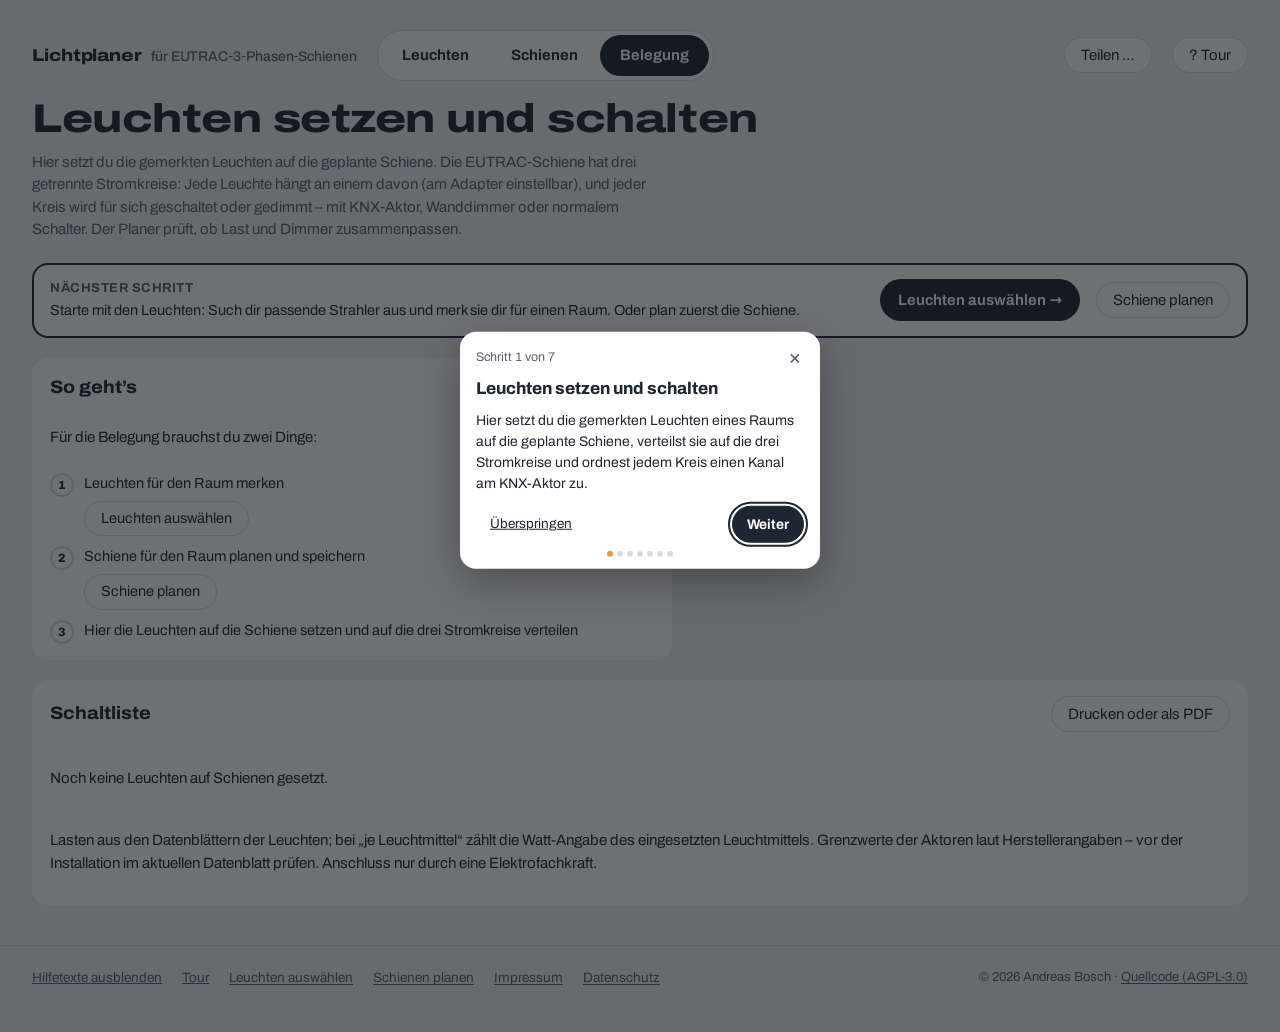
<file: belegung.html>
<!doctype html>
<html lang="de">
<head>
<meta charset="utf-8">
<meta http-equiv="Content-Security-Policy" content="default-src 'self'; script-src 'self'; style-src 'self' 'unsafe-inline'; img-src 'self' https: data:; font-src 'self'; connect-src 'self' https://yvpnuitixodicbgfteei.supabase.co wss://yvpnuitixodicbgfteei.supabase.co; object-src 'none'; base-uri 'none'; form-action 'self'; frame-src 'none'; worker-src 'self' blob:; manifest-src 'self'; upgrade-insecure-requests">
<script src="frame-guard.js?v=20261102f"></script>
<meta name="viewport" content="width=device-width,initial-scale=1">
<title>Belegung – Lichtplaner für EUTRAC</title>
<meta name="description" content="Leuchten auf der EUTRAC-Schiene platzieren, auf die drei Stromkreise verteilen und KNX-Dimm- oder Schaltaktoren zuordnen – mit Last- und Dimmprüfung und Schaltliste.">
<link rel="icon" href="favicon.svg" type="image/svg+xml">
<link rel="icon" href="icons/favicon-32.png" sizes="32x32" type="image/png">
<link rel="apple-touch-icon" href="icons/apple-touch-icon.png">
<link rel="manifest" href="site.webmanifest">
<meta name="theme-color" content="#262E3C">
<link rel="stylesheet" href="fonts.css?v=20261102f">
<link rel="stylesheet" href="style.css?v=20261102f">
</head>
<body class="placing" data-tour="belegung">
<a class="skiplink" href="#blMain">Zur Belegung springen</a>
<header class="top">
  <div class="appbar">
    <a class="brand" href="./">Lichtplaner <span>für EUTRAC‑3‑Phasen‑Schienen</span></a>
    <nav class="apptabs" aria-label="Planer">
      <a href="./" id="tabLamps">Leuchten</a>
      <a href="schiene.html" id="tabRails">Schienen</a>
      <a href="belegung.html" id="tabPlace" aria-current="page">Belegung</a>
    </nav>
    <div class="sharehdr" id="shareBar"></div>
    <button type="button" class="ghost tourbtn" id="tourBtn" aria-label="Einführungstour starten">? Tour</button>
  </div>
  <div class="topin">
    <div>
      <h1>Leuchten setzen und schalten</h1>
      <p class="lead help">Hier setzt du die gemerkten Leuchten auf die geplante Schiene. Die EUTRAC‑Schiene hat drei getrennte Stromkreise: Jede Leuchte hängt an einem davon (am Adapter einstellbar), und jeder Kreis wird für sich geschaltet oder gedimmt – mit KNX‑Aktor, Wanddimmer oder normalem Schalter. Der Planer prüft, ob Last und Dimmer zusammenpassen.</p>
    </div>
  </div>
</header>

<div class="bl-layout">
  <div class="bl-pick" id="blPick">
    <label class="inl">Raum <select id="blRoom"></select></label>
    <label class="inl">Schiene <select id="blPlan"></select></label>
    <span class="fine" id="blStatus" aria-live="polite"></span>
  </div>

  <div class="nextstep bl-next" hidden></div>

  <aside class="bl-side" aria-label="Leuchten im Raum">
    <section class="bl-card" id="blLamps"></section>
    <section class="bl-card" id="blSel" hidden></section>
  </aside>

  <main class="bl-main" id="blMain" tabindex="-1">
    <section class="bl-card">
      <div class="drawhead"><h2>Leuchten auf der Schiene</h2><span class="fine" id="blHint"></span></div>
      <div class="svgbox" id="blSvgBox"></div>
      <p class="fine" id="blLegend"></p>
    </section>
    <section class="bl-circuits" id="blCircuits" aria-label="Stromkreise"></section>
  </main>

  <section class="bl-card bl-list" id="blList" aria-labelledby="blListH">
    <div class="drawhead"><h2 id="blListH">Schaltliste</h2><button type="button" class="ghost" id="blPrint">Drucken oder als PDF</button></div>
    <div id="blListBody"></div>
    <p class="fine">Lasten aus den Datenblättern der Leuchten; bei „je Leuchtmittel“ zählt die Watt-Angabe des eingesetzten Leuchtmittels. Grenzwerte der Aktoren laut Herstellerangaben – vor der Installation im aktuellen Datenblatt prüfen. Anschluss nur durch eine Elektrofachkraft.</p>
  </section>
</div>

<footer class="sitefoot"><button type="button" class="linkbtn" data-help-toggle>Hilfetexte ausblenden</button><button type="button" class="linkbtn" id="tourLink">Tour</button><a href="./">Leuchten auswählen</a><a href="schiene.html">Schienen planen</a><a href="impressum.html">Impressum</a><a href="datenschutz.html">Datenschutz</a><span class="credit">© 2026 Andreas Bosch · <a href="https://github.com/Andr3asB/eutrac-leuchten" rel="noopener">Quellcode (AGPL-3.0)</a></span></footer>

<dialog id="pwDlg">
  <form id="pwForm">
    <h3>Passwort für die gemeinsame Liste</h3>
    <p>Diese Merkliste ist mit einem Passwort geschützt.</p>
    <div class="f"><label for="pwInput">Passwort</label><input type="password" id="pwInput" autocomplete="current-password"></div>
    <p id="pwErr" class="err" hidden>Passwort falsch. Bitte erneut versuchen.</p>
    <div class="actions"><button class="btn" type="button" id="pwCancel">Abbrechen</button><button class="btn primary" type="submit">Öffnen</button></div>
  </form>
</dialog>

<script src="config.js?v=20261102f"></script>
<script src="vendor/supabase-2.117.3.js?v=20261102f"></script>
<script src="share-ui.js?v=20261102f"></script>
<script src="merkliste-store.js?v=20261102f"></script>
<script src="guide.js?v=20261102f"></script>
<script src="tour.js?v=20261102f"></script>
<script src="schiene-engine.js?v=20261102f"></script>
<script src="belegung.js?v=20261102f"></script>
</body>
</html>
</file>
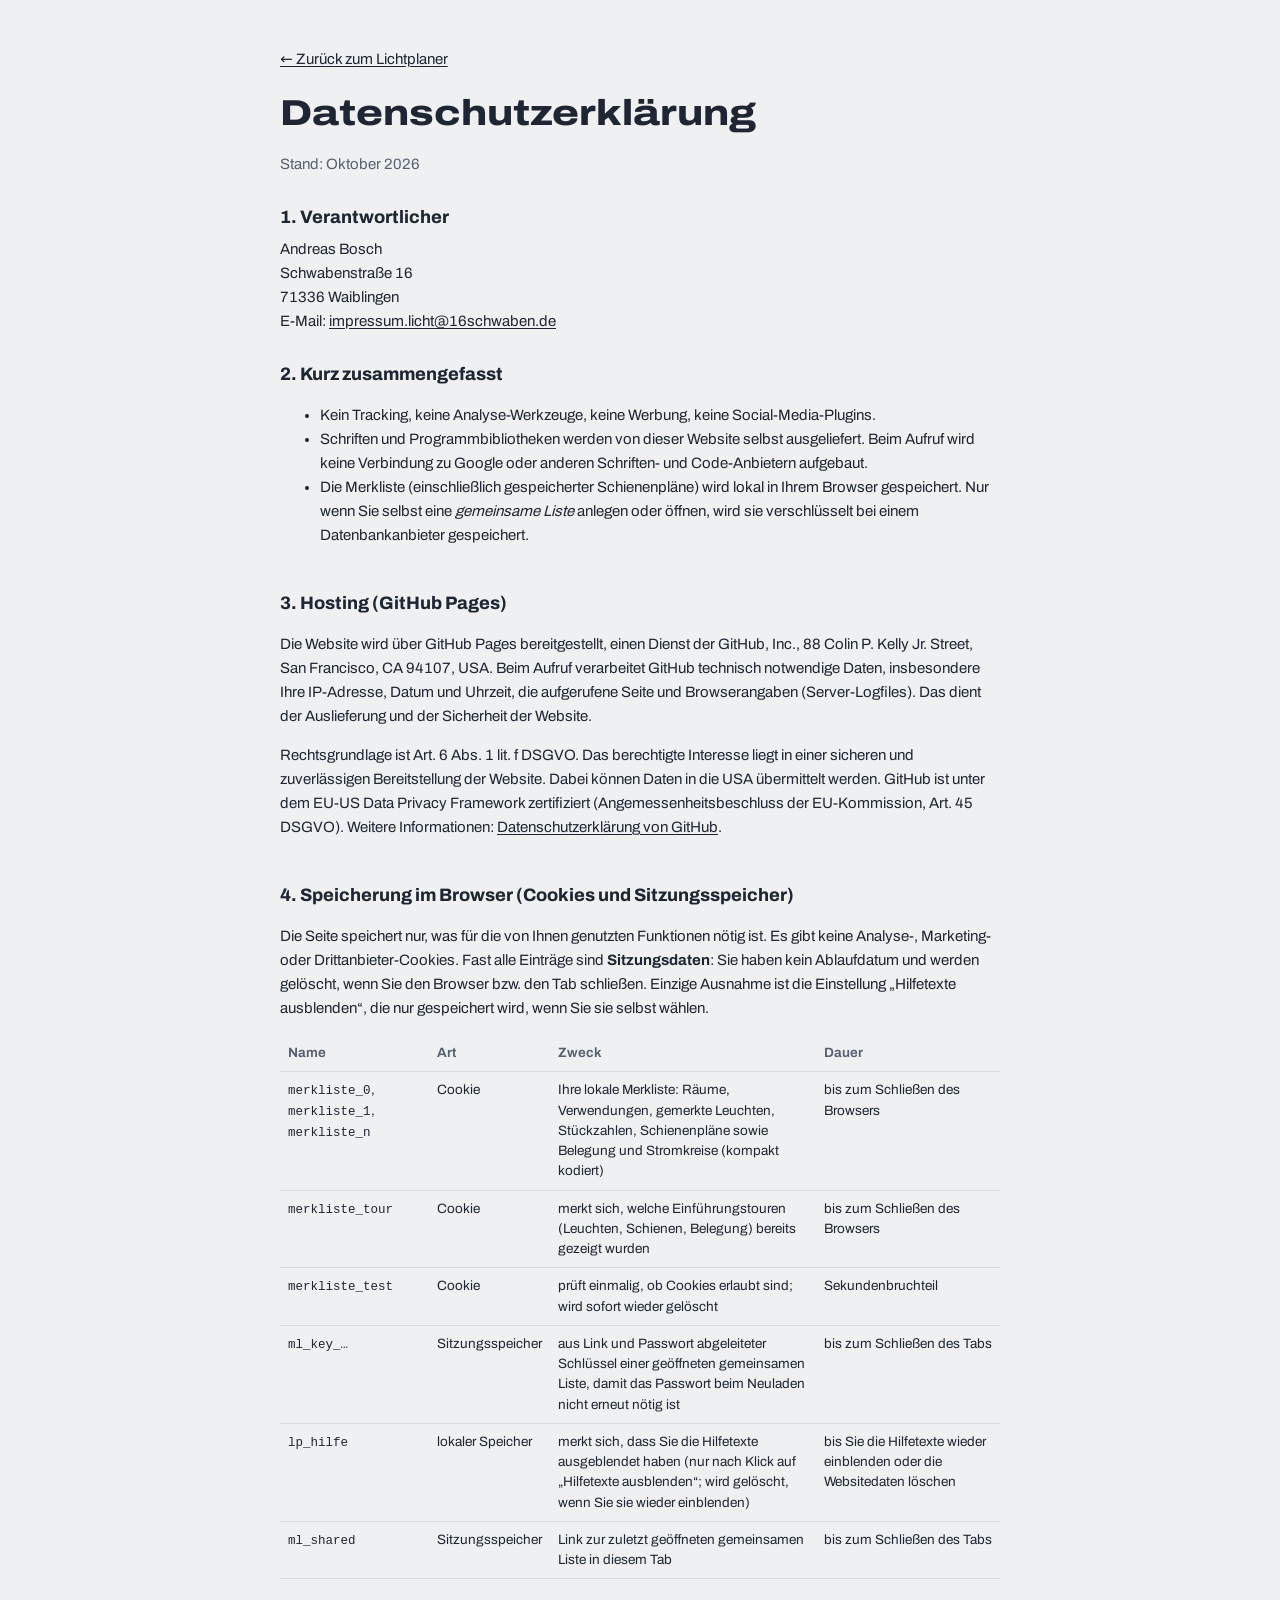
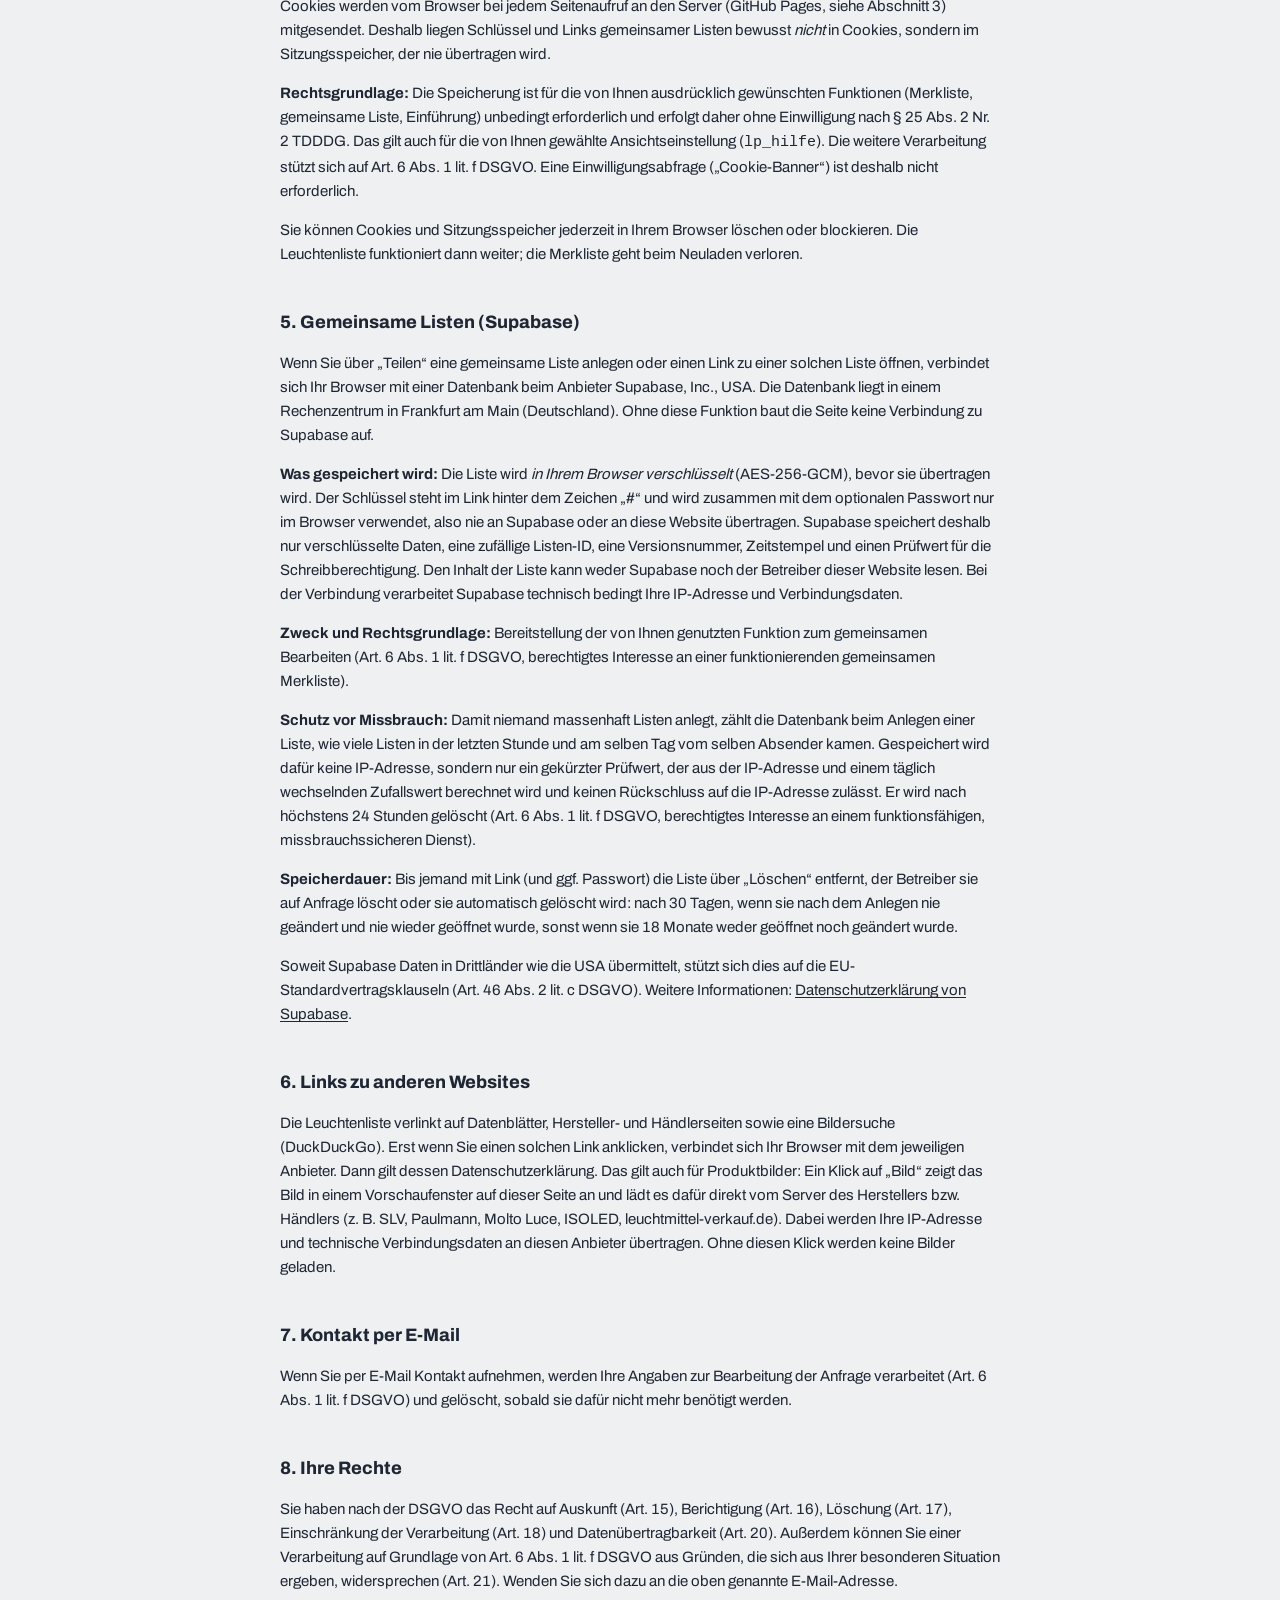
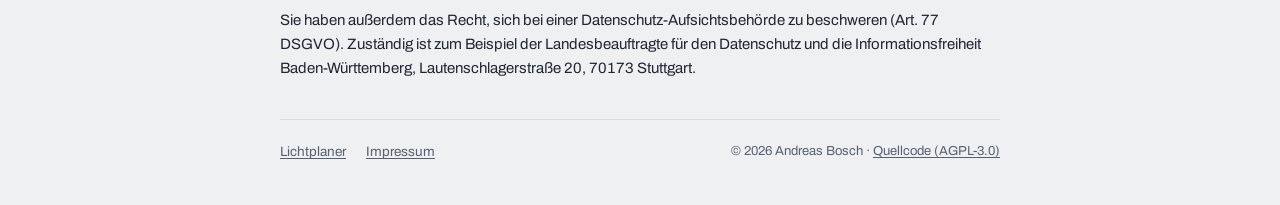
<file: datenschutz.html>
<!doctype html>
<html lang="de">
<head>
<meta charset="utf-8">
<meta http-equiv="Content-Security-Policy" content="default-src 'self'; script-src 'self'; style-src 'self' 'unsafe-inline'; img-src 'self' https: data:; font-src 'self'; connect-src 'self' https://yvpnuitixodicbgfteei.supabase.co wss://yvpnuitixodicbgfteei.supabase.co; object-src 'none'; base-uri 'none'; form-action 'self'; frame-src 'none'; worker-src 'self' blob:; manifest-src 'self'; upgrade-insecure-requests">
<script src="frame-guard.js?v=20261102f"></script>
<meta name="viewport" content="width=device-width,initial-scale=1">
<title>Datenschutz – Lichtplaner für EUTRAC</title>
<meta name="robots" content="noindex">
<link rel="icon" href="favicon.svg" type="image/svg+xml">
<link rel="icon" href="icons/favicon-32.png" sizes="32x32" type="image/png">
<link rel="apple-touch-icon" href="icons/apple-touch-icon.png">
<link rel="manifest" href="site.webmanifest">
<meta name="theme-color" content="#262E3C">
<link rel="stylesheet" href="fonts.css?v=20261102f">
<link rel="stylesheet" href="style.css?v=20261102f">
</head>
<body>
<div class="wrap legal">
<main id="main">
  <header>
    <p><a href="./">← Zurück zum Lichtplaner</a></p>
    <h1>Datenschutzerklärung</h1>
    <p class="lead">Stand: Oktober 2026</p>
  </header>

  <section>
    <h2>1. Verantwortlicher</h2>
    <address>
      Andreas Bosch<br>
      Schwabenstraße 16<br>
      71336 Waiblingen<br>
      E-Mail: <a href="mailto:impressum.licht@16schwaben.de">impressum.licht@16schwaben.de</a>
    </address>
  </section>

  <section>
    <h2>2. Kurz zusammengefasst</h2>
    <ul>
      <li>Kein Tracking, keine Analyse-Werkzeuge, keine Werbung, keine Social-Media-Plugins.</li>
      <li>Schriften und Programmbibliotheken werden von dieser Website selbst ausgeliefert. Beim Aufruf wird keine Verbindung zu Google oder anderen Schriften- und Code-Anbietern aufgebaut.</li>
      <li>Die Merkliste (einschließlich gespeicherter Schienenpläne) wird lokal in Ihrem Browser gespeichert. Nur wenn Sie selbst eine <em>gemeinsame Liste</em> anlegen oder öffnen, wird sie verschlüsselt bei einem Datenbankanbieter gespeichert.</li>
    </ul>
  </section>

  <section>
    <h2>3. Hosting (GitHub Pages)</h2>
    <p>Die Website wird über GitHub Pages bereitgestellt, einen Dienst der GitHub, Inc., 88 Colin P. Kelly Jr. Street, San Francisco, CA 94107, USA. Beim Aufruf verarbeitet GitHub technisch notwendige Daten, insbesondere Ihre IP-Adresse, Datum und Uhrzeit, die aufgerufene Seite und Browserangaben (Server-Logfiles). Das dient der Auslieferung und der Sicherheit der Website.</p>
    <p>Rechtsgrundlage ist Art. 6 Abs. 1 lit. f DSGVO. Das berechtigte Interesse liegt in einer sicheren und zuverlässigen Bereitstellung der Website. Dabei können Daten in die USA übermittelt werden. GitHub ist unter dem EU-US Data Privacy Framework zertifiziert (Angemessenheitsbeschluss der EU-Kommission, Art. 45 DSGVO). Weitere Informationen: <a href="https://docs.github.com/de/site-policy/privacy-policies/github-general-privacy-statement" target="_blank" rel="noopener">Datenschutzerklärung von GitHub</a>.</p>
  </section>

  <section>
    <h2>4. Speicherung im Browser (Cookies und Sitzungsspeicher)</h2>
    <p>Die Seite speichert nur, was für die von Ihnen genutzten Funktionen nötig ist. Es gibt keine Analyse-, Marketing- oder Drittanbieter-Cookies. Fast alle Einträge sind <strong>Sitzungsdaten</strong>: Sie haben kein Ablaufdatum und werden gelöscht, wenn Sie den Browser bzw. den Tab schließen. Einzige Ausnahme ist die Einstellung „Hilfetexte ausblenden“, die nur gespeichert wird, wenn Sie sie selbst wählen.</p>
    <table class="store">
      <thead><tr><th>Name</th><th>Art</th><th>Zweck</th><th>Dauer</th></tr></thead>
      <tbody>
        <tr><td data-label="Name"><code>merkliste_0</code>, <code>merkliste_1</code>, <code>merkliste_n</code></td><td data-label="Art">Cookie</td><td data-label="Zweck">Ihre lokale Merkliste: Räume, Verwendungen, gemerkte Leuchten, Stückzahlen, Schienenpläne sowie Belegung und Stromkreise (kompakt kodiert)</td><td data-label="Dauer">bis zum Schließen des Browsers</td></tr>
        <tr><td data-label="Name"><code>merkliste_tour</code></td><td data-label="Art">Cookie</td><td data-label="Zweck">merkt sich, welche Einführungstouren (Leuchten, Schienen, Belegung) bereits gezeigt wurden</td><td data-label="Dauer">bis zum Schließen des Browsers</td></tr>
        <tr><td data-label="Name"><code>merkliste_test</code></td><td data-label="Art">Cookie</td><td data-label="Zweck">prüft einmalig, ob Cookies erlaubt sind; wird sofort wieder gelöscht</td><td data-label="Dauer">Sekundenbruchteil</td></tr>
        <tr><td data-label="Name"><code>ml_key_…</code></td><td data-label="Art">Sitzungsspeicher</td><td data-label="Zweck">aus Link und Passwort abgeleiteter Schlüssel einer geöffneten gemeinsamen Liste, damit das Passwort beim Neuladen nicht erneut nötig ist</td><td data-label="Dauer">bis zum Schließen des Tabs</td></tr>
        <tr><td data-label="Name"><code>lp_hilfe</code></td><td data-label="Art">lokaler Speicher</td><td data-label="Zweck">merkt sich, dass Sie die Hilfetexte ausgeblendet haben (nur nach Klick auf „Hilfetexte ausblenden“; wird gelöscht, wenn Sie sie wieder einblenden)</td><td data-label="Dauer">bis Sie die Hilfetexte wieder einblenden oder die Websitedaten löschen</td></tr>
        <tr><td data-label="Name"><code>ml_shared</code></td><td data-label="Art">Sitzungsspeicher</td><td data-label="Zweck">Link zur zuletzt geöffneten gemeinsamen Liste in diesem Tab</td><td data-label="Dauer">bis zum Schließen des Tabs</td></tr>
      </tbody>
    </table>
    <p>Cookies werden vom Browser bei jedem Seitenaufruf an den Server (GitHub Pages, siehe Abschnitt 3) mitgesendet. Deshalb liegen Schlüssel und Links gemeinsamer Listen bewusst <em>nicht</em> in Cookies, sondern im Sitzungsspeicher, der nie übertragen wird.</p>
    <p><strong>Rechtsgrundlage:</strong> Die Speicherung ist für die von Ihnen ausdrücklich gewünschten Funktionen (Merkliste, gemeinsame Liste, Einführung) unbedingt erforderlich und erfolgt daher ohne Einwilligung nach § 25 Abs. 2 Nr. 2 TDDDG. Das gilt auch für die von Ihnen gewählte Ansichtseinstellung (<code>lp_hilfe</code>). Die weitere Verarbeitung stützt sich auf Art. 6 Abs. 1 lit. f DSGVO. Eine Einwilligungsabfrage („Cookie-Banner“) ist deshalb nicht erforderlich.</p>
    <p>Sie können Cookies und Sitzungsspeicher jederzeit in Ihrem Browser löschen oder blockieren. Die Leuchtenliste funktioniert dann weiter; die Merkliste geht beim Neuladen verloren.</p>
  </section>

  <section>
    <h2>5. Gemeinsame Listen (Supabase)</h2>
    <p>Wenn Sie über „Teilen“ eine gemeinsame Liste anlegen oder einen Link zu einer solchen Liste öffnen, verbindet sich Ihr Browser mit einer Datenbank beim Anbieter Supabase, Inc., USA. Die Datenbank liegt in einem Rechenzentrum in Frankfurt am Main (Deutschland). Ohne diese Funktion baut die Seite keine Verbindung zu Supabase auf.</p>
    <p><strong>Was gespeichert wird:</strong> Die Liste wird <em>in Ihrem Browser verschlüsselt</em> (AES-256-GCM), bevor sie übertragen wird. Der Schlüssel steht im Link hinter dem Zeichen „#“ und wird zusammen mit dem optionalen Passwort nur im Browser verwendet, also nie an Supabase oder an diese Website übertragen. Supabase speichert deshalb nur verschlüsselte Daten, eine zufällige Listen-ID, eine Versionsnummer, Zeitstempel und einen Prüfwert für die Schreibberechtigung. Den Inhalt der Liste kann weder Supabase noch der Betreiber dieser Website lesen. Bei der Verbindung verarbeitet Supabase technisch bedingt Ihre IP-Adresse und Verbindungsdaten.</p>
    <p><strong>Zweck und Rechtsgrundlage:</strong> Bereitstellung der von Ihnen genutzten Funktion zum gemeinsamen Bearbeiten (Art. 6 Abs. 1 lit. f DSGVO, berechtigtes Interesse an einer funktionierenden gemeinsamen Merkliste).</p>
    <p><strong>Schutz vor Missbrauch:</strong> Damit niemand massenhaft Listen anlegt, zählt die Datenbank beim Anlegen einer Liste, wie viele Listen in der letzten Stunde und am selben Tag vom selben Absender kamen. Gespeichert wird dafür keine IP-Adresse, sondern nur ein gekürzter Prüfwert, der aus der IP-Adresse und einem täglich wechselnden Zufallswert berechnet wird und keinen Rückschluss auf die IP-Adresse zulässt. Er wird nach höchstens 24 Stunden gelöscht (Art. 6 Abs. 1 lit. f DSGVO, berechtigtes Interesse an einem funktionsfähigen, missbrauchssicheren Dienst).</p>
    <p><strong>Speicherdauer:</strong> Bis jemand mit Link (und ggf. Passwort) die Liste über „Löschen“ entfernt, der Betreiber sie auf Anfrage löscht oder sie automatisch gelöscht wird: nach 30 Tagen, wenn sie nach dem Anlegen nie geändert und nie wieder geöffnet wurde, sonst wenn sie 18 Monate weder geöffnet noch geändert wurde.</p>
    <p>Soweit Supabase Daten in Drittländer wie die USA übermittelt, stützt sich dies auf die EU-Standardvertragsklauseln (Art. 46 Abs. 2 lit. c DSGVO). Weitere Informationen: <a href="https://supabase.com/privacy" target="_blank" rel="noopener">Datenschutzerklärung von Supabase</a>.</p>
  </section>

  <section>
    <h2>6. Links zu anderen Websites</h2>
    <p>Die Leuchtenliste verlinkt auf Datenblätter, Hersteller- und Händlerseiten sowie eine Bildersuche (DuckDuckGo). Erst wenn Sie einen solchen Link anklicken, verbindet sich Ihr Browser mit dem jeweiligen Anbieter. Dann gilt dessen Datenschutzerklärung. Das gilt auch für Produktbilder: Ein Klick auf „Bild“ zeigt das Bild in einem Vorschaufenster auf dieser Seite an und lädt es dafür direkt vom Server des Herstellers bzw. Händlers (z. B. SLV, Paulmann, Molto Luce, ISOLED, leuchtmittel-verkauf.de). Dabei werden Ihre IP-Adresse und technische Verbindungsdaten an diesen Anbieter übertragen. Ohne diesen Klick werden keine Bilder geladen.</p>
  </section>

  <section>
    <h2>7. Kontakt per E-Mail</h2>
    <p>Wenn Sie per E-Mail Kontakt aufnehmen, werden Ihre Angaben zur Bearbeitung der Anfrage verarbeitet (Art. 6 Abs. 1 lit. f DSGVO) und gelöscht, sobald sie dafür nicht mehr benötigt werden.</p>
  </section>

  <section>
    <h2>8. Ihre Rechte</h2>
    <p>Sie haben nach der DSGVO das Recht auf Auskunft (Art. 15), Berichtigung (Art. 16), Löschung (Art. 17), Einschränkung der Verarbeitung (Art. 18) und Datenübertragbarkeit (Art. 20). Außerdem können Sie einer Verarbeitung auf Grundlage von Art. 6 Abs. 1 lit. f DSGVO aus Gründen, die sich aus Ihrer besonderen Situation ergeben, widersprechen (Art. 21). Wenden Sie sich dazu an die oben genannte E-Mail-Adresse.</p>
    <p>Sie haben außerdem das Recht, sich bei einer Datenschutz-Aufsichtsbehörde zu beschweren (Art. 77 DSGVO). Zuständig ist zum Beispiel der Landesbeauftragte für den Datenschutz und die Informationsfreiheit Baden-Württemberg, Lautenschlagerstraße 20, 70173 Stuttgart.</p>
  </section>

</main>
  <footer class="sitefoot"><a href="./">Lichtplaner</a><a href="impressum.html">Impressum</a><span class="credit">© 2026 Andreas Bosch · <a href="https://github.com/Andr3asB/eutrac-leuchten" rel="noopener">Quellcode (AGPL-3.0)</a></span></footer>
</div>
</body>
</html>
</file>
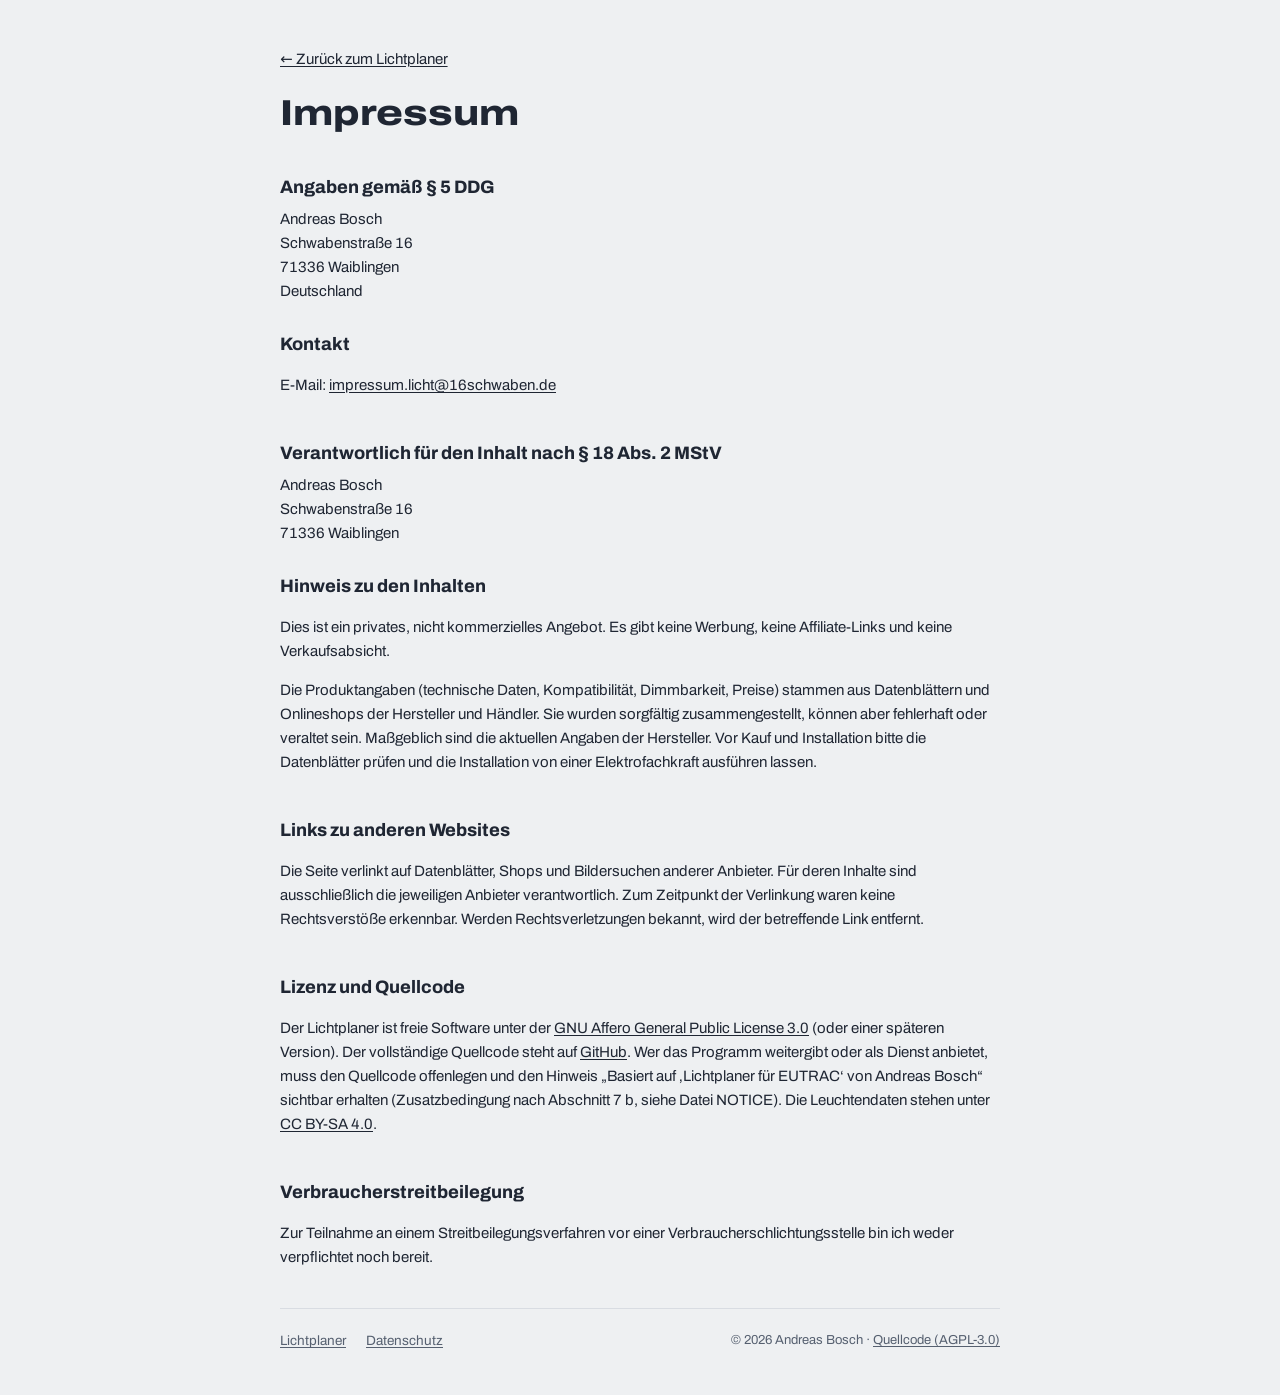
<file: impressum.html>
<!doctype html>
<html lang="de">
<head>
<meta charset="utf-8">
<meta http-equiv="Content-Security-Policy" content="default-src 'self'; script-src 'self'; style-src 'self' 'unsafe-inline'; img-src 'self' https: data:; font-src 'self'; connect-src 'self' https://yvpnuitixodicbgfteei.supabase.co wss://yvpnuitixodicbgfteei.supabase.co; object-src 'none'; base-uri 'none'; form-action 'self'; frame-src 'none'; worker-src 'self' blob:; manifest-src 'self'; upgrade-insecure-requests">
<script src="frame-guard.js?v=20261102f"></script>
<meta name="viewport" content="width=device-width,initial-scale=1">
<title>Impressum – Lichtplaner für EUTRAC</title>
<meta name="robots" content="noindex">
<link rel="icon" href="favicon.svg" type="image/svg+xml">
<link rel="icon" href="icons/favicon-32.png" sizes="32x32" type="image/png">
<link rel="apple-touch-icon" href="icons/apple-touch-icon.png">
<link rel="manifest" href="site.webmanifest">
<meta name="theme-color" content="#262E3C">
<link rel="stylesheet" href="fonts.css?v=20261102f">
<link rel="stylesheet" href="style.css?v=20261102f">
</head>
<body>
<div class="wrap legal">
<main id="main">
  <header>
    <p><a href="./">← Zurück zum Lichtplaner</a></p>
    <h1>Impressum</h1>
  </header>

  <section>
    <h2>Angaben gemäß § 5 DDG</h2>
    <address>
      Andreas Bosch<br>
      Schwabenstraße 16<br>
      71336 Waiblingen<br>
      Deutschland
    </address>
  </section>

  <section>
    <h2>Kontakt</h2>
    <p>E-Mail: <a href="mailto:impressum.licht@16schwaben.de">impressum.licht@16schwaben.de</a></p>
  </section>

  <section>
    <h2>Verantwortlich für den Inhalt nach § 18 Abs. 2 MStV</h2>
    <address>
      Andreas Bosch<br>
      Schwabenstraße 16<br>
      71336 Waiblingen
    </address>
  </section>

  <section>
    <h2>Hinweis zu den Inhalten</h2>
    <p>Dies ist ein privates, nicht kommerzielles Angebot. Es gibt keine Werbung, keine Affiliate-Links und keine Verkaufsabsicht.</p>
    <p>Die Produktangaben (technische Daten, Kompatibilität, Dimmbarkeit, Preise) stammen aus Datenblättern und Onlineshops der Hersteller und Händler. Sie wurden sorgfältig zusammengestellt, können aber fehlerhaft oder veraltet sein. Maßgeblich sind die aktuellen Angaben der Hersteller. Vor Kauf und Installation bitte die Datenblätter prüfen und die Installation von einer Elektrofachkraft ausführen lassen.</p>
  </section>

  <section>
    <h2>Links zu anderen Websites</h2>
    <p>Die Seite verlinkt auf Datenblätter, Shops und Bildersuchen anderer Anbieter. Für deren Inhalte sind ausschließlich die jeweiligen Anbieter verantwortlich. Zum Zeitpunkt der Verlinkung waren keine Rechtsverstöße erkennbar. Werden Rechtsverletzungen bekannt, wird der betreffende Link entfernt.</p>
  </section>

  <section>
    <h2>Lizenz und Quellcode</h2>
    <p>Der Lichtplaner ist freie Software unter der <a href="https://www.gnu.org/licenses/agpl-3.0.de.html" rel="noopener">GNU Affero General Public License 3.0</a> (oder einer späteren Version). Der vollständige Quellcode steht auf <a href="https://github.com/Andr3asB/eutrac-leuchten" rel="noopener">GitHub</a>. Wer das Programm weitergibt oder als Dienst anbietet, muss den Quellcode offenlegen und den Hinweis „Basiert auf ‚Lichtplaner für EUTRAC‘ von Andreas Bosch“ sichtbar erhalten (Zusatzbedingung nach Abschnitt 7 b, siehe Datei NOTICE). Die Leuchtendaten stehen unter <a href="https://creativecommons.org/licenses/by-sa/4.0/deed.de" rel="noopener">CC BY-SA 4.0</a>.</p>
  </section>

  <section>
    <h2>Verbraucherstreitbeilegung</h2>
    <p>Zur Teilnahme an einem Streitbeilegungsverfahren vor einer Verbraucherschlichtungsstelle bin ich weder verpflichtet noch bereit.</p>
  </section>

</main>
  <footer class="sitefoot"><a href="./">Lichtplaner</a><a href="datenschutz.html">Datenschutz</a><span class="credit">© 2026 Andreas Bosch · <a href="https://github.com/Andr3asB/eutrac-leuchten" rel="noopener">Quellcode (AGPL-3.0)</a></span></footer>
</div>
</body>
</html>
</file>
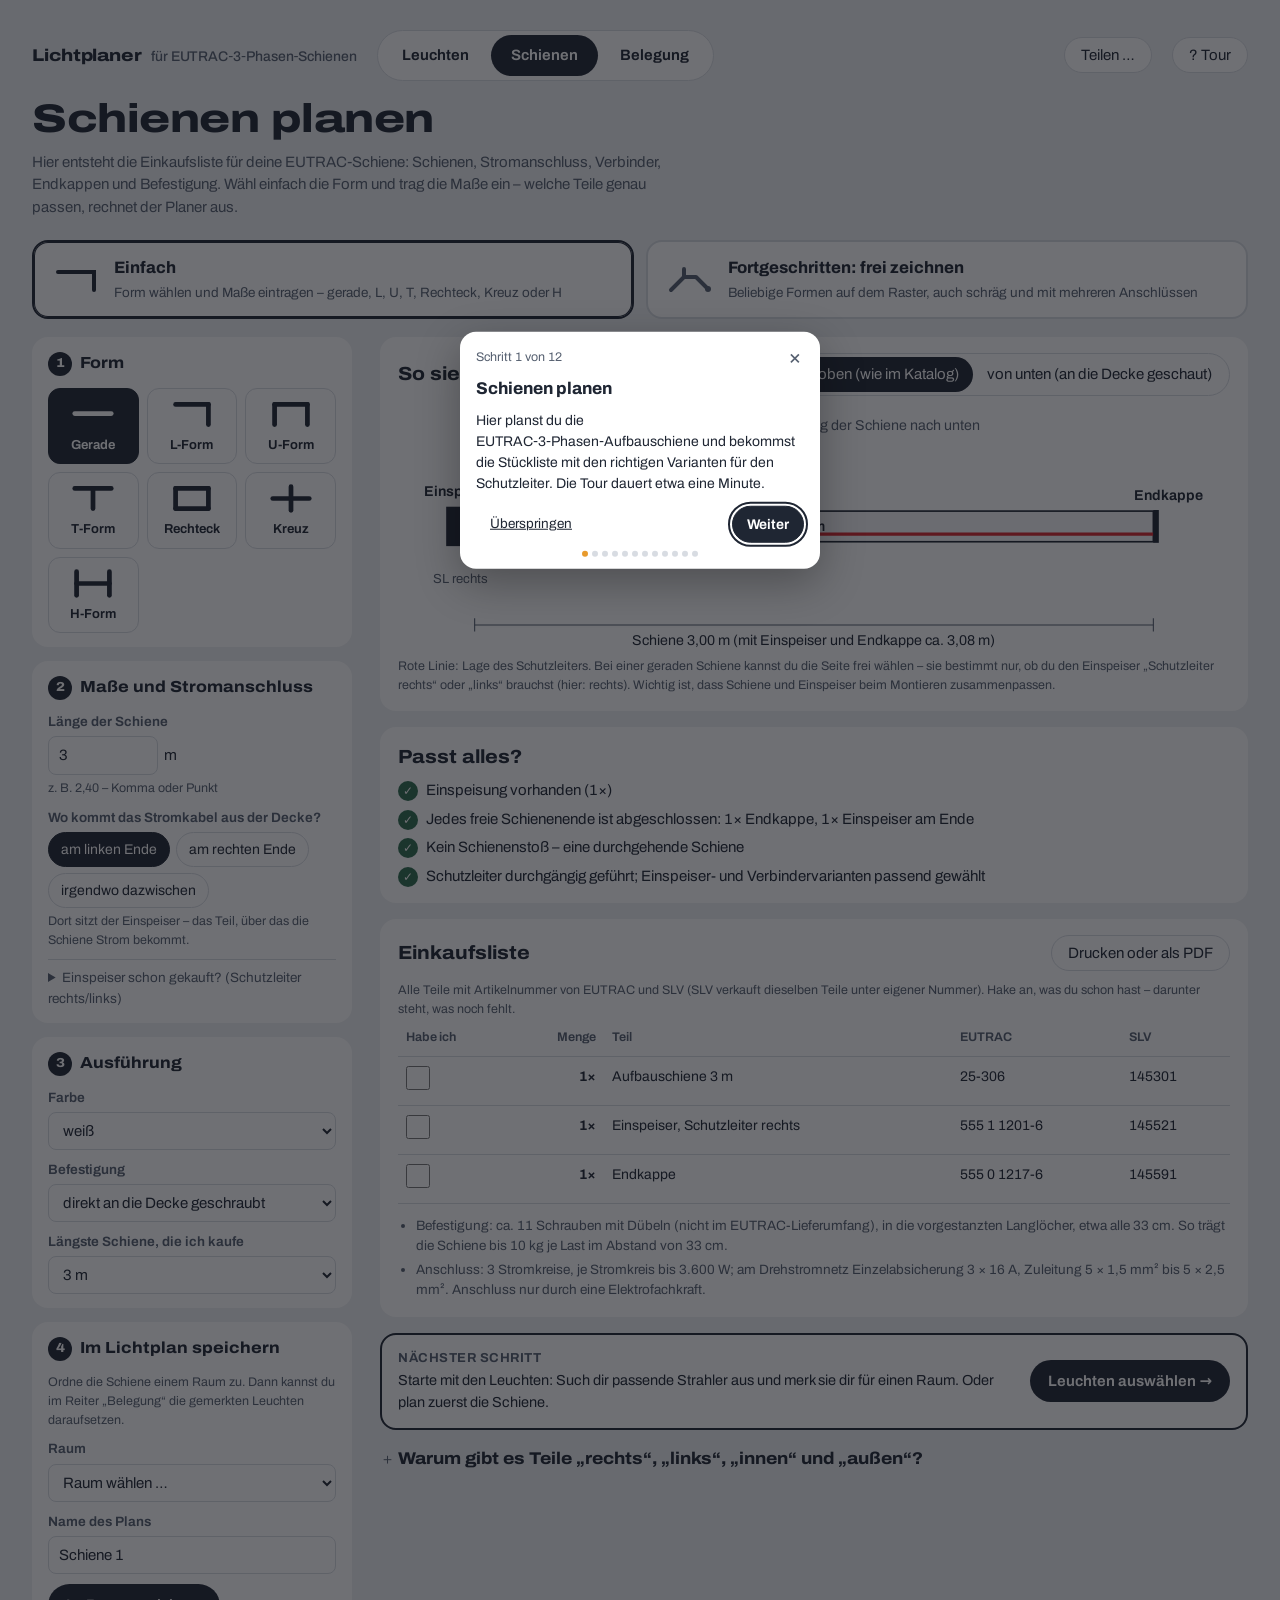
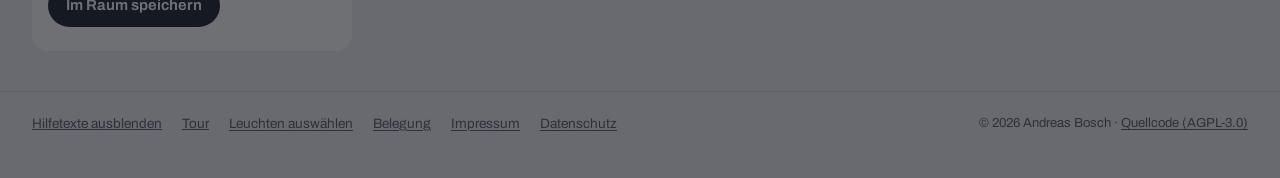
<file: schiene.html>
<!doctype html>
<html lang="de">
<head>
<meta charset="utf-8">
<meta http-equiv="Content-Security-Policy" content="default-src 'self'; script-src 'self'; style-src 'self' 'unsafe-inline'; img-src 'self' https: data:; font-src 'self'; connect-src 'self' https://yvpnuitixodicbgfteei.supabase.co wss://yvpnuitixodicbgfteei.supabase.co; object-src 'none'; base-uri 'none'; form-action 'self'; frame-src 'none'; worker-src 'self' blob:; manifest-src 'self'; upgrade-insecure-requests">
<script src="frame-guard.js?v=20261102f"></script>
<meta name="viewport" content="width=device-width,initial-scale=1">
<title>Schienen – Lichtplaner für EUTRAC</title>
<meta name="description" content="Stückliste für die EUTRAC 3-Phasen-Aufbauschiene: Schienen, Einspeiser, Verbinder, Endkappen und Befestigung – mit richtiger Lage des Schutzleiters.">
<link rel="icon" href="favicon.svg" type="image/svg+xml">
<link rel="icon" href="icons/favicon-32.png" sizes="32x32" type="image/png">
<link rel="apple-touch-icon" href="icons/apple-touch-icon.png">
<meta name="theme-color" content="#262E3C">
<link rel="stylesheet" href="fonts.css?v=20261102f">
<link rel="stylesheet" href="style.css?v=20261102f">
</head>
<body class="planner" data-tour="schienen">
<a class="skiplink" href="#planOut">Zur Stückliste springen</a>
<header class="top">
  <div class="appbar">
    <a class="brand" href="./">Lichtplaner <span>für EUTRAC‑3‑Phasen‑Schienen</span></a>
    <nav class="apptabs" aria-label="Planer">
      <a href="./" id="tabLamps">Leuchten</a>
      <a href="schiene.html" id="tabRails" aria-current="page">Schienen</a>
      <a href="belegung.html" id="tabPlace">Belegung</a>
    </nav>
    <div class="sharehdr" id="shareBar"></div>
    <button type="button" class="ghost tourbtn" id="tourBtn" aria-label="Einführungstour starten">? Tour</button>
  </div>
  <div class="topin">
    <div>
      <h1>Schienen planen</h1>
      <p class="lead help">Hier entsteht die Einkaufsliste für deine EUTRAC‑Schiene: Schienen, Stromanschluss, Verbinder, Endkappen und Befestigung. Wähl einfach die Form und trag die Maße ein – welche Teile genau passen, rechnet der Planer aus.</p>
    </div>
  </div>
</header>

<div class="modebar" role="radiogroup" aria-label="Planungsart">
  <button type="button" role="radio" aria-checked="true" data-mode="simple" class="modecard">
    <svg viewBox="0 0 48 32" aria-hidden="true"><path d="M6 8h36v18" fill="none" stroke="currentColor" stroke-width="4" stroke-linecap="round"/></svg>
    <span><b>Einfach</b><small>Form wählen und Maße eintragen – gerade, L, U, T, Rechteck, Kreuz oder H</small></span></button>
  <button type="button" role="radio" aria-checked="false" data-mode="draw" class="modecard">
    <svg viewBox="0 0 48 32" aria-hidden="true"><path d="M5 26 18 13h12l12 12M18 13V5" fill="none" stroke="currentColor" stroke-width="4" stroke-linecap="round" stroke-linejoin="round"/><circle cx="42" cy="25" r="3" fill="currentColor"/></svg>
    <span><b>Fortgeschritten: frei zeichnen</b><small>Beliebige Formen auf dem Raster, auch schräg und mit mehreren Anschlüssen</small></span></button>
</div>

<div class="planlayout">
  <form class="planform" id="planForm" aria-label="Schiene planen">
    <fieldset class="simpleonly" id="shapeBox">
      <legend><span class="stepno">1</span>Form</legend>
      <div class="shapecards" role="radiogroup" aria-label="Form der Schiene" id="shapeCards"></div>
    </fieldset>

    <fieldset class="simpleonly" id="dimBox">
      <legend><span class="stepno">2</span>Maße und Stromanschluss</legend>
      <div class="f straightonly"><label for="len">Länge der Schiene</label>
        <div class="unit"><input type="text" id="len" value="3" inputmode="decimal" autocomplete="off" aria-describedby="lenHint"><span>m</span></div><span class="fine" id="lenHint">z. B. 2,40 – Komma oder Punkt</span></div>
      <div class="shapeonly" id="dimFields"></div>
      <p class="fine shapeonly help">Maße bis zur Mitte der Ecken bzw. Abzweige gemessen. Die genauen Zuschnittlängen rechnet der Planer aus.</p>
      <div class="f">
        <span class="lbl" id="feedLbl">Wo kommt das Stromkabel aus der Decke?</span>
        <div class="chips straightonly" role="radiogroup" aria-labelledby="feedLbl">
          <button type="button" role="radio" aria-checked="true" data-feed="left">am linken Ende</button>
          <button type="button" role="radio" aria-checked="false" data-feed="right">am rechten Ende</button>
          <button type="button" role="radio" aria-checked="false" data-feed="mid">irgendwo dazwischen</button>
        </div>
        <div class="chips shapeonly" role="radiogroup" aria-labelledby="feedLbl" id="sfeedChips"></div>
        <span class="fine help">Dort sitzt der Einspeiser – das Teil, über das die Schiene Strom bekommt.</span>
      </div>
      <details class="straightonly more"><summary>Einspeiser schon gekauft? (Schutzleiter rechts/links)</summary>
        <div class="f" id="haveFeedRow"><label for="haveFeed">Einspeiser schon gekauft?</label>
          <select id="haveFeed"><option value="">nein, noch offen</option><option value="rechts">ja, „Schutzleiter rechts“</option><option value="links">ja, „Schutzleiter links“</option></select></div>
        <div class="f" id="sideRow"><span class="lbl">Lage des Schutzleiters</span>
          <button type="button" class="ghost" id="flip">Seite tauschen</button></div>
        <p class="fine">Bei einer geraden Schiene ist die Seite frei wählbar. Sie bestimmt nur, welchen Einspeiser du brauchst.</p>
      </details>
      <button type="button" class="ghost shapeonly" id="toDraw">In „frei zeichnen“ weiterbearbeiten</button>
    </fieldset>

    <fieldset class="drawonly">
      <legend>Frei zeichnen</legend>
      <p class="fine" id="shapeHint">Zieh Schienen auf dem Raster (Maus oder Finger). Verbinder, Endkappen und die passenden Ausführungen setzt der Planer automatisch. Für den Anfang hilft eine Vorlage.</p>
    </fieldset>

    <fieldset>
      <legend><span class="stepno simpleonly">3</span>Ausführung</legend>
      <div class="f"><label for="color">Farbe</label>
        <select id="color"><option value="weiss">weiß</option><option value="schwarz">schwarz</option><option value="silber">silbergrau</option></select></div>
      <div class="f"><label for="mount">Befestigung</label>
        <select id="mount">
          <option value="direct">direkt an die Decke geschraubt</option>
          <option value="clip">mit Deckenclips (unebene Decke)</option>
          <option value="rod60">abgehängt, Pendelrohr 60 cm</option>
          <option value="rod120">abgehängt, Pendelrohr 120 cm</option>
          <option value="rope150">abgehängt, Seil 1,5 m</option>
          <option value="rope300">abgehängt, Seil 3 m</option>
          <option value="rope620">abgehängt, Seil 6,2 m</option>
        </select></div>
      <div class="f" id="spacingRow" hidden><label for="spacing">Abstand der Abhängepunkte</label>
        <select id="spacing"><option value="1000">höchstens 1 m (je Strahler bis 3 kg)</option><option value="500">höchstens 0,5 m (je Strahler bis 5 kg)</option></select></div>
      <div class="f"><label for="maxLen">Längste Schiene, die ich kaufe</label>
        <select id="maxLen"><option value="2">2 m (passt in jedes Auto)</option><option value="3" selected>3 m</option><option value="4">4 m</option></select></div>
    </fieldset>

    <fieldset id="saveBox">
      <legend><span class="stepno simpleonly">4</span>Im Lichtplan speichern</legend>
      <p class="fine help">Ordne die Schiene einem Raum zu. Dann kannst du im Reiter „Belegung“ die gemerkten Leuchten daraufsetzen.</p>
      <div class="f"><label for="planRoom">Raum</label>
        <select id="planRoom"></select></div>
      <div class="f"><label for="planName">Name des Plans</label>
        <input type="text" id="planName" value="Schiene 1" autocomplete="off" maxlength="60"></div>
      <div class="savebtns">
        <button type="button" class="primary" id="planSave">Im Raum speichern</button>
        <button type="button" class="ghost" id="planNew" hidden>Neuer Plan</button>
        <button type="button" class="ghost" id="planDel" hidden>Plan löschen</button>
      </div>
      <div class="f" id="planOpenRow" hidden><label for="planOpen">Gespeicherte Pläne</label>
        <select id="planOpen"></select></div>
      <p class="fine" id="saveStatus" aria-live="polite"></p>
    </fieldset>
  </form>

  <main class="planout" id="planOut" tabindex="-1">
    <section class="drawing" aria-labelledby="drawH">
      <div class="drawhead"><h2 id="drawH">So sieht deine Schiene aus</h2>
        <div class="seg" role="group" aria-label="Ansicht"><button type="button" data-view="top" aria-pressed="true">von oben (wie im Katalog)</button><button type="button" data-view="below" aria-pressed="false">von unten (an die Decke geschaut)</button></div></div>
      <div class="edtools drawonly" role="toolbar" aria-label="Werkzeuge zum Zeichnen">
        <div class="seg" role="group" aria-label="Werkzeug">
          <button type="button" data-tool="draw" aria-pressed="true">Schiene ziehen</button>
          <button type="button" data-tool="diag" aria-pressed="false">Schräg ziehen</button>
          <button type="button" data-tool="flex" aria-pressed="false">Flex-Ecke</button>
          <button type="button" data-tool="feed" aria-pressed="false">Einspeisung</button>
          <button type="button" data-tool="erase" aria-pressed="false">Löschen</button>
        </div>
        <label class="inl">Raster <select id="gridStep"><option value="100">10 cm</option><option value="250">25 cm</option><option value="500" selected>50 cm</option><option value="1000">1 m</option></select></label>
        <label class="inl">Fläche <input type="text" id="areaW" value="6" inputmode="decimal" aria-label="Breite der Zeichenfläche in Metern"> × <input type="text" id="areaH" value="4" inputmode="decimal" aria-label="Tiefe der Zeichenfläche in Metern"> m</label>
        <label class="inl">Vorlage <select id="preset"><option value="">wählen …</option></select></label>
        <button type="button" class="ghost" id="undo">Rückgängig</button>
        <button type="button" class="ghost" id="clearAll">Alles löschen</button>
      </div>
      <p class="fine drawonly" id="toolHint"></p>
      <div id="svgBox" class="svgbox"></div>
      <div class="edgelist drawonly" id="edgeList"></div>
      <p class="fine" id="drawNote"></p>
    </section>

    <section class="checks" aria-labelledby="chkH"><h2 id="chkH">Passt alles?</h2><ul id="checks"></ul><div id="errors" role="alert"></div></section>

    <section class="bom" aria-labelledby="bomH">
      <div class="drawhead"><h2 id="bomH">Einkaufsliste</h2><button type="button" class="ghost" id="printBtn">Drucken oder als PDF</button></div>
      <p class="fine">Alle Teile mit Artikelnummer von EUTRAC und SLV (SLV verkauft dieselben Teile unter eigener Nummer). Hake an, was du schon hast – darunter steht, was noch fehlt.</p>
      <div class="tablewrap"><table id="bom"><thead><tr><th scope="col">Habe ich</th><th class="n" scope="col">Menge</th><th scope="col">Teil</th><th scope="col">EUTRAC</th><th scope="col">SLV</th></tr></thead><tbody></tbody></table></div>
      <div id="missing" class="missing" aria-live="polite"></div>
      <ul id="notes" class="notes2"></ul>
    </section>

    <div class="nextstep" hidden></div>

    <details class="explain" id="explainBox">
      <summary><h2 id="exH">Warum gibt es Teile „rechts“, „links“, „innen“ und „außen“?</h2></summary>
      <p>Die EUTRAC‑Schiene ist nicht symmetrisch: Der Schutzleiter liegt innen auf einer Seite des Profils. Danach richten sich die Leiter in der Schiene. Deshalb gibt es Einspeiser, L‑ und T‑Verbinder in zwei bzw. vier Ausführungen.</p>
      <ul>
        <li><b>Einspeiser „rechts/links“:</b> von oben auf den Grundriss geschaut (Öffnung der Schiene nach unten), in Blickrichtung vom Einspeiser in die Schiene.</li>
        <li><b>L‑Verbinder „innen/außen“:</b> liegt der Schutzleiter an der Innen- oder an der Außenseite der Ecke?</li>
        <li><b>T‑Verbinder:</b> „innen“ heißt, der Schutzleiter der durchgehenden Schiene liegt auf der Seite des Abzweigs; „rechts/links“ beschreibt den Abzweig vom Knoten aus gesehen.</li>
        <li><b>Gedreht einbauen:</b> L‑, T‑ und X‑Verbinder brauchen nur rechte Winkel zwischen ihren Armen. Sie dürfen in jedem Winkel zum Raum liegen, z. B. um 45° gedreht; die Regeln für den Schutzleiter gelten dann relativ zu den Armen.</li>
        <li><b>Flex‑Verbinder</b> (555 1 1211, 30° bis 330°): gibt es nur in einer Ausführung. Er hat ein Gelenk in der Deckenebene, deshalb bleibt der Schutzleiter in Laufrichtung auf derselben Seite. Er ist der einzige Weg, schräge Schienen anzuschließen, und kann auch einen L‑Verbinder ersetzen.</li>
        <li><b>X‑Verbinder:</b> gibt es nur einmal. Eine gerade durch das X laufende Schiene wechselt dabei die Seite – bei Rahmen und H‑Formen mit X ist das der Knackpunkt.</li>
      </ul>
      <p class="fine">Steht man im Raum und schaut an die Decke, ist alles gespiegelt. Die Ansicht „von unten“ zeigt die Schiene so, wie du sie montiert siehst. Die Teilenamen bleiben dabei die des Katalogs. Quellen: EUTRAC Katalog 06/2022, S. 61–65, 88, 91, 92; SLV‑Zuordnung zu EUTRAC‑Artikeln. Angaben ohne Gewähr – Montage und Anschluss durch eine Elektrofachkraft.</p>
    </details>
  </main>
</div>

<footer class="sitefoot"><button type="button" class="linkbtn" data-help-toggle>Hilfetexte ausblenden</button><button type="button" class="linkbtn" id="tourLink">Tour</button><a href="./">Leuchten auswählen</a><a href="belegung.html">Belegung</a><a href="impressum.html">Impressum</a><a href="datenschutz.html">Datenschutz</a><span class="credit">© 2026 Andreas Bosch · <a href="https://github.com/Andr3asB/eutrac-leuchten" rel="noopener">Quellcode (AGPL-3.0)</a></span></footer>

<dialog id="pwDlg">
  <form id="pwForm">
    <h3>Passwort für die gemeinsame Liste</h3>
    <p>Diese Merkliste ist mit einem Passwort geschützt.</p>
    <div class="f"><label for="pwInput">Passwort</label><input type="password" id="pwInput" autocomplete="current-password"></div>
    <p id="pwErr" class="err" hidden>Passwort falsch. Bitte erneut versuchen.</p>
    <div class="actions"><button class="btn" type="button" id="pwCancel">Abbrechen</button><button class="btn primary" type="submit">Öffnen</button></div>
  </form>
</dialog>

<script src="config.js?v=20261102f"></script>
<script src="vendor/supabase-2.117.3.js?v=20261102f"></script>
<script src="share-ui.js?v=20261102f"></script>
<script src="merkliste-store.js?v=20261102f"></script>
<script src="guide.js?v=20261102f"></script>
<script src="tour.js?v=20261102f"></script>
<script src="schiene-engine.js?v=20261102f"></script>
<script src="schiene.js?v=20261102f"></script>
</body>
</html>
</file>
<file: fonts.css>
/* SPDX-License-Identifier: AGPL-3.0-or-later · Copyright (C) 2026 Andreas Bosch */
/* Schrift lokal ausgeliefert (keine Verbindung zu Google). Archivo, variable Breite 62–125 % und Stärke 100–900.
   Lizenz: SIL Open Font License, siehe fonts/LICENSE-Archivo.txt */
@font-face{font-family:'Archivo';font-style:normal;font-display:swap;font-weight:100 900;font-stretch:62% 125%;src:url(fonts/archivo-latin-ext-wdth-normal.woff2) format('woff2');unicode-range:U+0100-02AF,U+0304,U+0308,U+0329,U+1E00-1E9F,U+1EF2-1EFF,U+2020,U+20A0-20AB,U+20AD-20C0,U+2113,U+2C60-2C7F,U+A720-A7FF}
@font-face{font-family:'Archivo';font-style:normal;font-display:swap;font-weight:100 900;font-stretch:62% 125%;src:url(fonts/archivo-latin-wdth-normal.woff2) format('woff2');unicode-range:U+0000-00FF,U+0131,U+0152-0153,U+02BB-02BC,U+02C6,U+02DA,U+02DC,U+0304,U+0308,U+0329,U+2000-206F,U+20AC,U+2122,U+2191,U+2193,U+2212,U+2215,U+FEFF,U+FFFD}
</file>
<file: style.css>
/* SPDX-License-Identifier: AGPL-3.0-or-later · Copyright (C) 2026 Andreas Bosch */
/* Leuchten für EUTRAC – Gestaltung „Lichtkegel“
   Ruhige Fläche in Beton und Graphit; die einzige Farbe ist die Lichtfarbe der Leuchten. */
:root{
  color-scheme:light;
  --putz:#EEF0F2; --karte:#FFFFFF; --ink:#1F2633; --schiefer:#566070; --linie:#D8DCE2; --feld:#F5F6F8;
  --decke:#262E3C; --lampe:#3A4456; --gemerkt:#2F6B4F; --gemerkt-soft:#E6F1EB; --danger:#B3261E;
  --mark:#E89B2D; --mark-soft:#FFF3DF;
  --font:"Archivo",system-ui,sans-serif;
  --r-lg:16px; --r-md:12px; --r-sm:8px;
}
@media (prefers-color-scheme:dark){:root:not([data-theme="light"]){
  color-scheme:dark;
  --putz:#12161D; --karte:#1B212B; --ink:#E8EBF0; --schiefer:#A3ACBA; --linie:#2E3644; --feld:#222936;
  --decke:#0B0F15; --lampe:#3A4456; --gemerkt:#6FC198; --gemerkt-soft:#1D3328; --danger:#F2A29B;
  --mark:#F0B456; --mark-soft:#3A2E17;
}}
:root[data-theme="dark"]{
  color-scheme:dark;
  --putz:#12161D; --karte:#1B212B; --ink:#E8EBF0; --schiefer:#A3ACBA; --linie:#2E3644; --feld:#222936;
  --decke:#0B0F15; --lampe:#3A4456; --gemerkt:#6FC198; --gemerkt-soft:#1D3328; --danger:#F2A29B;
  --mark:#F0B456; --mark-soft:#3A2E17;
}
*{box-sizing:border-box}
[hidden]{display:none!important}
html{scroll-padding-top:12px}
body{margin:0;background:var(--putz);color:var(--ink);font:15px/1.5 var(--font);font-variant-numeric:tabular-nums;-webkit-font-smoothing:antialiased}
button,select,input{font:inherit;color:inherit}
a{color:inherit;text-underline-offset:2px}
h1,h2,h3,h4{margin:0}
.sr{position:absolute;width:1px;height:1px;overflow:hidden;clip:rect(0 0 0 0);white-space:nowrap}
:focus-visible{outline:2px solid var(--ink);outline-offset:2px}
.skiplink{position:absolute;left:16px;top:-60px;z-index:50;background:var(--karte);border:2px solid var(--ink);border-radius:var(--r-sm);padding:8px 12px}
.skiplink:focus{top:12px}

/* Bedienelemente */
.ghost{border:1px solid var(--linie);background:var(--karte);border-radius:999px;padding:8px 16px;cursor:pointer;line-height:1.2}
.ghost:hover{border-color:var(--ink)}
.primary{border:none;background:var(--ink);color:var(--karte);border-radius:999px;padding:10px 18px;font-weight:650;cursor:pointer}
.primary:hover{opacity:.9}
.btn{border:1px solid var(--linie);background:var(--karte);border-radius:var(--r-sm);padding:5px 10px;cursor:pointer;font-size:14px}
.btn:hover{border-color:var(--ink)}
.btn.primary{background:var(--ink);color:var(--karte);border-color:var(--ink);font-weight:650}
.btn.link{border:none;background:none;padding:4px 6px;text-decoration:underline;color:var(--ink);font-size:13.5px}
.btn.x{border:none;background:none;color:var(--schiefer);font-size:17px;line-height:1;min-width:28px;min-height:28px;display:inline-flex;align-items:center;justify-content:center;padding:0}
.btn.x:hover{color:var(--danger)}
.btn.danger{color:var(--danger);border-color:var(--danger)}
.btn:disabled,.primary:disabled,.pick:disabled{opacity:.45;cursor:not-allowed}
select,input[type=number],input[type=text],input[type=password]{border:1px solid var(--linie);background:var(--karte);border-radius:var(--r-sm);padding:7px 10px;min-height:38px}
input::placeholder{color:var(--schiefer)}
.linkbtn{background:none;border:none;padding:0;text-decoration:underline;cursor:pointer;color:inherit}

/* Kopf */
.top{max-width:1480px;margin:0 auto;padding:30px 32px 22px}
.topin{display:flex;justify-content:space-between;align-items:flex-start;gap:24px}
.top h1{font-size:46px;line-height:1;font-weight:800;font-stretch:125%;letter-spacing:-.012em;text-wrap:balance}
.lead{margin:12px 0 0;color:var(--schiefer);max-width:70ch}
.tourbtn{flex:none}

/* Raster */
.layout{max-width:1480px;margin:0 auto;padding:0 32px 40px;display:grid;grid-template-columns:250px minmax(0,1fr) 340px;gap:28px;align-items:start}
main{min-width:0;display:flex;flex-direction:column;gap:16px}

/* Filter */
.filters{position:sticky;top:16px;max-height:calc(100vh - 32px);overflow:auto;display:flex;flex-direction:column;gap:20px;padding:2px 4px 8px 2px;scrollbar-width:thin}
.fgroup h3{font-size:13.5px;font-weight:650;color:var(--schiefer);margin:0 0 8px}
.chips{display:flex;flex-wrap:wrap;gap:6px}
.chips button{border:1px solid var(--linie);background:var(--karte);border-radius:999px;padding:6px 12px;font-size:14px;cursor:pointer;min-height:34px}
.chips button:hover{border-color:var(--ink)}
.chips button[aria-pressed="true"]{background:var(--ink);color:var(--karte);border-color:var(--ink)}
.sw{display:inline-block;width:11px;height:11px;border-radius:50%;margin-right:6px;vertical-align:-1px;box-shadow:inset 0 0 0 1px rgba(0,0,0,.18)}
.nums{display:grid;gap:12px}
.f{display:flex;flex-direction:column;gap:4px}
.f label{font-size:13.5px;font-weight:650;color:var(--schiefer)}
.reset{background:none;border:none;padding:4px 0;text-align:left;text-decoration:underline;cursor:pointer;color:var(--ink)}
.showres{display:none}
.sheethead{position:absolute;width:1px;height:1px;overflow:hidden;clip:rect(0 0 0 0);white-space:nowrap}

/* Werkzeugleiste */
.toolbar{display:flex;align-items:center;gap:12px;flex-wrap:wrap}
.count{font-size:22px;font-weight:750;font-stretch:112%;margin-right:auto;outline:none}
.toolbar .tools{display:flex;gap:10px;align-items:center;flex-wrap:wrap}
.seg{display:inline-flex;border:1px solid var(--linie);border-radius:999px;background:var(--karte);padding:3px}
.seg button{border:none;background:none;border-radius:999px;padding:6px 14px;cursor:pointer}
.seg button[aria-pressed="true"]{background:var(--ink);color:var(--karte)}
.filterbtn{display:none}

/* Unterschiede */
.diff{background:var(--karte);border-radius:var(--r-lg);padding:4px 18px 4px}
.diff summary{cursor:pointer;font-weight:750;font-stretch:108%;font-size:16px;padding:12px 0;list-style:none;display:flex;align-items:center;gap:10px}
.diff summary::-webkit-details-marker{display:none}
.diff summary::before{content:"";width:8px;height:8px;border-right:2px solid var(--ink);border-bottom:2px solid var(--ink);transform:rotate(-45deg);transition:transform .15s}
.diff[open] summary::before{transform:rotate(45deg)}
#diffBody{padding:0 0 14px}
.drows{display:grid;gap:8px}
.drow{display:grid;grid-template-columns:120px 1fr;gap:10px;align-items:start}
.dl{font-size:13.5px;color:var(--schiefer);padding-top:6px}
.dv{display:flex;flex-wrap:wrap;gap:6px;align-items:center}
.dv.range{padding-top:5px;font-weight:600}
.fchip{border:1px solid var(--linie);background:var(--feld);border-radius:999px;padding:4px 10px;font-size:14px;cursor:pointer;display:inline-flex;align-items:center;gap:2px;min-height:32px}
.fchip small{margin-left:6px;color:var(--schiefer);font-size:12px}
.fchip:hover{border-color:var(--ink)}
.fchip[aria-pressed="true"]{background:var(--ink);color:var(--karte);border-color:var(--ink)}
.fchip[aria-pressed="true"] small{color:inherit;opacity:.75}
.more{color:var(--schiefer);font-size:13px;font-weight:400}
.dcommon,.dactive,.dnone{margin:12px 0 0;font-size:14px;color:var(--schiefer)}
.dcommon b,.dactive b{color:var(--ink);font-weight:650;margin-right:4px}
.dcommon{display:flex;flex-wrap:wrap;gap:4px 14px;align-items:baseline}
.cm i{font-style:normal;color:var(--schiefer);font-size:12.5px;margin-right:2px}
.cm{color:var(--ink)}
.morebtn{background:none;border:none;padding:6px 2px;text-decoration:underline;cursor:pointer;color:var(--ink);font-size:14px}
#diffBody > .morebtn{margin-top:6px}
.dactive{display:flex;flex-wrap:wrap;gap:6px;align-items:center}

/* Karten */
.cards{display:grid;grid-template-columns:repeat(auto-fill,minmax(360px,1fr));gap:14px}
.card{background:var(--karte);border-radius:var(--r-lg);display:grid;grid-template-columns:96px minmax(0,1fr);overflow:hidden;box-shadow:inset 0 0 0 1px transparent}
.card.on{box-shadow:inset 0 0 0 2px var(--gemerkt)}
.beam{background:var(--decke);position:relative;min-height:220px}
.beam svg{position:absolute;inset:0 0 28px;width:100%;height:calc(100% - 28px)}
.beam .lamp{fill:var(--lampe)}
.beam .deg{position:absolute;left:0;right:0;bottom:10px;text-align:center;color:#C9D0DB;font-size:12.5px;padding:0 4px;line-height:1.2}
.body{padding:14px 16px 14px;display:flex;flex-direction:column;gap:10px;min-width:0}
.ctop{display:flex;justify-content:space-between;gap:10px;font-size:13px;color:var(--schiefer)}
.name{font-size:17px;font-weight:700;font-stretch:106%;line-height:1.25;overflow-wrap:anywhere}
.hint{margin:0;font-size:12.5px;color:var(--schiefer);border-left:3px solid var(--mark);padding-left:8px}
.specs{display:grid;grid-template-columns:repeat(3,minmax(0,1fr));gap:8px 12px;margin:0}
.spec{min-width:0}
.spec dt{font-size:12px;color:var(--schiefer)}
.spec dd{margin:0;font-size:14px;color:var(--schiefer);overflow-wrap:anywhere;line-height:1.3}
.spec.wide{grid-column:1/-1}
/* Eigenschaften, in denen sich die aktuellen Treffer unterscheiden */
.spec.d dd{color:var(--ink);font-weight:650}
.spec.d dt{color:var(--ink)}
.spec.d{box-shadow:inset 3px 0 0 var(--mark);padding-left:7px}
.used{margin:0;font-size:13px;color:var(--gemerkt);font-weight:600}
.cfoot{display:flex;justify-content:space-between;align-items:flex-end;gap:10px;margin-top:2px}
.price{font-size:19px;font-weight:750;line-height:1.15}
.price small{font-size:12.5px;font-weight:400;color:var(--schiefer)}
.psrc{display:block;font-size:11.5px;font-weight:400;color:var(--schiefer);text-decoration:none;margin-top:2px;padding:4px 0;line-height:16px}
.psrc:hover{text-decoration:underline}
.pick{border:none;background:var(--ink);color:var(--karte);border-radius:999px;padding:10px 20px;font-weight:650;cursor:pointer;min-height:42px;white-space:nowrap}
.pick:hover{opacity:.9}
.card.on .pick{background:var(--gemerkt);color:#fff}
.links{display:flex;flex-wrap:wrap;gap:2px 8px;font-size:13.5px;margin:0 -6px}
.links a{display:inline-flex;align-items:center;min-height:36px;padding:4px 6px;text-decoration:underline;border-radius:6px}
.links a:hover{background:var(--feld)}

/* Tabelle */
.tablebox{background:var(--karte);border-radius:var(--r-lg);overflow:auto;max-height:calc(100vh - 140px)}
table{border-collapse:separate;border-spacing:0;width:100%;font-size:13.5px}
th{position:sticky;top:0;background:var(--karte);text-align:left;font-size:12.5px;font-weight:650;color:var(--schiefer);padding:10px 10px;border-bottom:1px solid var(--linie);white-space:nowrap;z-index:1}
th.n,td.n{text-align:right}
th button{background:none;border:none;padding:0;font:inherit;color:inherit;cursor:pointer}
th button::after{content:attr(data-dir);margin-left:4px}
th.d{color:var(--ink);box-shadow:inset 0 -3px 0 var(--mark)}
td{padding:9px 10px;border-bottom:1px solid var(--linie);vertical-align:top;white-space:nowrap}
td.same,th.same{color:var(--schiefer);opacity:.75}
tr.picked td{background:var(--gemerkt-soft)}
.namecell{white-space:normal;min-width:240px}
.namecell .model{display:block;font-weight:650}
td .brand{display:block;font-size:12px;color:var(--schiefer)}
td .hint{display:block;margin-top:4px}
td .used{display:block;margin-top:4px;white-space:normal;max-width:160px}
.pick.sm{padding:6px 14px;min-height:32px;font-size:13.5px}
.cct{display:inline-flex;align-items:center;gap:3px}
.dot{width:10px;height:10px;border-radius:50%;box-shadow:inset 0 0 0 1px rgba(0,0,0,.18)}
td .links{flex-wrap:nowrap;gap:2px;margin:-6px -6px}
td .links a{min-height:32px}
.emptybox{display:flex;flex-direction:column;align-items:flex-start;gap:8px;padding:28px 20px;background:var(--karte);border-radius:var(--r-lg);grid-column:1/-1}
.emptybox span{color:var(--schiefer)}
.emptyrow td{padding:0;white-space:normal}
.emptyrow .emptybox{position:sticky;left:0;max-width:min(560px,calc(100vw - 48px))}

/* Hinweise */
.notes{color:var(--schiefer);font-size:13.5px;display:flex;flex-direction:column;gap:6px;max-width:90ch;margin-top:12px}
.notes b{color:var(--ink)}

/* Lichtplan */
.plan{position:sticky;top:16px;max-height:calc(100vh - 32px);overflow:auto;background:var(--karte);border-radius:var(--r-lg);padding:18px 18px 16px;display:flex;flex-direction:column;gap:12px;scrollbar-width:thin}
.planhead{display:flex;justify-content:space-between;align-items:center}
.plan h2{font-size:24px;font-weight:800;font-stretch:120%}
.closeplan{display:none}
.plansub{margin:-8px 0 0;color:var(--schiefer);font-size:13.5px}
.plan .tools{display:flex;gap:8px;flex-wrap:wrap;align-items:center}
.roomtools input{flex:1;min-width:0}
.badge{font-size:12.5px;font-weight:650;padding:3px 10px;border-radius:999px;background:var(--gemerkt-soft);color:var(--gemerkt)}
.status{font-size:13px;color:var(--schiefer)}
.rooms{display:flex;flex-direction:column}
.empty{color:var(--schiefer);font-size:13.5px}
.room{border-top:1px solid var(--linie);padding:12px 0;display:flex;flex-direction:column;gap:8px}
.roomhead{display:flex;justify-content:space-between;align-items:center;gap:8px}
.roomname,.roomhead strong{font-size:16px;font-weight:750;font-stretch:108%}
.roomhead input{flex:1;min-width:0}
.roomhead .tools{display:flex;gap:2px}
.group{display:flex;flex-direction:column;gap:4px}
.group h4{font-size:13px;font-weight:650;color:var(--schiefer);display:flex;justify-content:space-between;align-items:center;gap:6px}
.item{display:grid;grid-template-columns:54px 1fr auto auto;gap:6px;align-items:center;font-size:13.5px}
.item input[type=number]{width:54px;min-height:32px;padding:3px 6px}
.item .p{color:var(--schiefer);font-size:13px;white-space:nowrap}
.room > .tools input{flex:1;min-width:0}
.sum{display:flex;justify-content:space-between;align-items:baseline;gap:8px;flex-wrap:wrap;font-size:13.5px;color:var(--schiefer)}
.sum b{color:var(--ink)}
.plantotal{border-top:2px solid var(--ink);padding-top:12px;display:flex;justify-content:space-between;align-items:baseline;gap:10px;flex-wrap:wrap}
.plantotal span{color:var(--schiefer);font-size:13.5px}
.plantotal b{font-size:24px;font-weight:800;font-stretch:112%}

/* Leiste unten (Handy) */
.mbar{display:none}
.scrim{display:none}

/* Fuß */
.sitefoot{max-width:1480px;margin:0 auto;padding:18px 32px 40px;display:flex;gap:20px;flex-wrap:wrap;font-size:13.5px;color:var(--schiefer);border-top:1px solid var(--linie)}
.sitefoot a,.sitefoot .linkbtn{color:var(--schiefer);display:inline-block;padding:4px 0;min-height:28px}

/* Dialoge */
dialog{border:none;border-radius:var(--r-lg);background:var(--karte);color:var(--ink);padding:20px;width:min(440px,calc(100vw - 24px));box-shadow:0 20px 60px rgba(0,0,0,.3)}
dialog::backdrop{background:rgba(18,22,29,.5)}
dialog form,#shareDone{display:flex;flex-direction:column;gap:12px}
dialog h3{font-size:18px;font-weight:750;font-stretch:108%}
dialog p{margin:0;color:var(--schiefer);font-size:14px}
dialog .row{display:flex;gap:10px;flex-wrap:wrap}
dialog .row .f{flex:1 1 150px}
dialog select,dialog input{width:100%}
dialog .actions{display:flex;justify-content:flex-end;gap:8px}
dialog .actions .btn{padding:9px 16px;border-radius:999px}
dialog .fine{font-size:12.5px}
dialog .err,#pickErr{color:var(--danger);font-size:13.5px}
dialog .linkrow{display:flex;gap:6px}
dialog .linkrow input{flex:1;min-width:0;font-size:12.5px}

/* Einführungstour */
.tour{position:fixed;inset:0;z-index:1000}
.tour-catch{position:absolute;inset:0}
.tour-hole{position:fixed;border-radius:10px;box-shadow:0 0 0 9999px rgba(15,18,24,.6),0 0 0 2px var(--mark);transition:all .22s ease;pointer-events:none}
.tour-card{position:fixed;width:min(360px,calc(100vw - 24px));background:var(--karte);color:var(--ink);border-radius:var(--r-lg);padding:14px 16px 12px;box-shadow:0 14px 44px rgba(0,0,0,.3);display:flex;flex-direction:column;gap:8px;transition:top .22s ease,left .22s ease}
.tour-card.center{left:50%!important;top:50%!important;transform:translate(-50%,-50%)}
.tour-card.sheet{left:12px!important;right:12px;bottom:max(12px,env(safe-area-inset-bottom));top:auto!important;width:auto;transform:none}
.tour-card h3{font-size:17px;font-weight:750}
.tour-card p{margin:0;font-size:14px;line-height:1.5}
.tour-top{display:flex;justify-content:space-between;align-items:center}
.tour-count{font-size:12.5px;color:var(--schiefer)}
.tour-x{border:none;background:none;color:var(--schiefer);font-size:22px;line-height:1;cursor:pointer;padding:0 2px}
.tour-nav{display:flex;align-items:center;gap:6px;margin-top:4px}
.tour-sp{flex:1}
.tour-nav .btn{padding:7px 14px;border-radius:999px}
.tour-dots{display:flex;gap:4px;justify-content:center}
.tour-dots i{width:6px;height:6px;border-radius:50%;background:var(--linie)}
.tour-dots i.on{background:var(--mark)}

/* Rechtstexte */
.wrap.legal{max-width:760px;margin:0 auto;padding:32px 20px 40px}
.legal main{gap:6px}
.legal h1{font-size:clamp(26px,7.5vw,36px);font-weight:800;font-stretch:120%;margin:8px 0 6px;hyphens:auto;overflow-wrap:anywhere}
.legal h2{font-size:18px;font-weight:750;margin:22px 0 6px}
.legal p,.legal li{line-height:1.6}
.legal address{font-style:normal;line-height:1.6}
.legal .sitefoot{padding:18px 0 0;margin-top:24px}

/* Mittlere Breite: Lichtplan als Leiste unten */
@media (max-width:1180px){
  .layout{grid-template-columns:230px minmax(0,1fr)}
  .plan{position:fixed;left:auto;right:12px;top:12px;bottom:12px;width:min(420px,calc(100vw - 24px));max-height:none;z-index:40;transform:translateX(calc(100% + 24px));transition:transform .22s ease;box-shadow:0 20px 60px rgba(0,0,0,.3)}
  .closeplan{display:inline-block}
  body.sheet-plan .plan{transform:none}
  .mbar{display:flex;position:fixed;left:50%;transform:translateX(-50%);bottom:14px;z-index:30;width:min(520px,calc(100vw - 24px));background:var(--ink);color:var(--karte);border:none;border-radius:var(--r-lg);padding:12px 14px 12px 18px;justify-content:space-between;align-items:center;gap:12px;cursor:pointer;text-align:left;box-shadow:0 12px 32px rgba(18,22,29,.35)}
  .mbar b{display:block;font-size:16px}
  .mbar small{display:block;font-size:13px;opacity:.8}
  .mbtn{background:var(--karte);color:var(--ink);border-radius:999px;padding:8px 16px;font-weight:700}
  body{padding-bottom:84px}
  body.sheet-plan .scrim,body.sheet-filter .scrim{display:block;position:fixed;inset:0;background:rgba(18,22,29,.45);z-index:35}
}
/* Handy */
@media (max-width:760px){
  .top{padding:20px 16px 12px}
  .top h1{font-size:34px}
  .lead{font-size:14.5px}
  .layout{grid-template-columns:minmax(0,1fr);padding:0 12px 24px;gap:14px}
  .filters{position:fixed;inset:auto 0 0 0;top:auto;max-height:88vh;background:var(--putz);z-index:40;padding:16px 16px calc(16px + env(safe-area-inset-bottom));border-radius:var(--r-lg) var(--r-lg) 0 0;transform:translateY(105%);transition:transform .22s ease;box-shadow:0 -10px 40px rgba(0,0,0,.25)}
  body.sheet-filter .filters{transform:none}
  .sheethead{position:static;width:auto;height:auto;overflow:visible;clip:auto;display:flex;justify-content:space-between;align-items:center}
  .sheethead h2{font-size:22px;font-weight:800;font-stretch:115%}
  .showres{display:block;position:sticky;bottom:0;width:100%;margin-top:4px}
  .filterbtn{display:inline-block;order:-1}
  .toolbar{position:sticky;top:0;z-index:20;background:var(--putz);padding:8px 0;margin:0 -2px}
  .count{font-size:17px;flex-basis:100%;order:1;margin:0}
  .toolbar .tools{order:0;margin-left:auto}
  #sortSel{max-width:170px}
  .seg{display:none}
  .toolbar{flex-wrap:wrap;gap:8px}
  .cards{grid-template-columns:minmax(0,1fr)}
  .card{grid-template-columns:70px minmax(0,1fr)}
  .beam{min-height:180px}
  .specs{grid-template-columns:repeat(3,minmax(0,1fr));gap:8px 10px}
  .drow{grid-template-columns:1fr;gap:4px}
  .dl{padding-top:0}
  .plan{inset:auto 0 0 0;top:auto;width:auto;height:88vh;border-radius:var(--r-lg) var(--r-lg) 0 0;transform:translateY(105%)}
  body.sheet-plan .plan{transform:none}
  .mbar{bottom:10px}
  .sitefoot{padding:18px 16px 24px}
}
@media (prefers-reduced-motion:reduce){*{transition:none!important}}
.store{border-collapse:collapse;width:100%;font-size:13.5px;margin:10px 0}
.store th,.store td{border-bottom:1px solid var(--linie);padding:8px 8px;text-align:left;vertical-align:top;white-space:normal;position:static;background:none;color:inherit;font-size:13.5px}
.store th{font-weight:650;color:var(--schiefer)}
.store code{font-size:12.5px;white-space:nowrap}
@media (max-width:640px){
  .store thead{display:none}
  .store,.store tbody,.store tr,.store td{display:block;width:100%}
  .store tr{border-bottom:1px solid var(--linie);padding:8px 0}
  .store td{border:none;padding:2px 0}
  .store td::before{content:attr(data-label);display:block;font-size:12px;color:var(--schiefer)}
  .store code{white-space:normal}
}
.printbtn{width:100%}
.printplan{display:none}
@media print{
  @page{margin:14mm 12mm}
  body{background:#fff;color:#000;padding:0;font-size:10.5pt}
  body > *:not(.printplan){display:none!important}
  .printplan{display:block}
  .printplan h1{font-size:22pt;font-weight:800;font-stretch:120%;margin:0}
  .printplan header p{margin:2pt 0 10pt;color:#444}
  .printplan h2{font-size:13pt;margin:12pt 0 4pt;font-weight:750}
  .printplan h3{font-size:11.5pt;margin:8pt 0 2pt;border-bottom:1px solid #999}
  .printplan h4{font-size:10pt;margin:4pt 0 1pt;color:#444;font-weight:650}
  .printplan table{width:100%;border-collapse:collapse;font-size:9pt}
  .printplan thead th:nth-child(3){width:34%}
  .printplan td:nth-child(7){white-space:normal;max-width:24mm}
  .printplan th,.printplan td{border-bottom:1px solid #ccc;padding:3pt 4pt;text-align:left;vertical-align:top;position:static;background:none;color:#000;white-space:normal}
  .printplan th{font-weight:650;color:#333;border-bottom:1.5px solid #000}
  .printplan .n{text-align:right;white-space:nowrap}
  .printplan tfoot td{border-top:1.5px solid #000;border-bottom:none}
  .printplan ul{margin:0;padding-left:14pt}
  .printplan li span{color:#555;margin-left:4pt}
  .printplan .proom{break-inside:avoid}
  .printplan tr{break-inside:avoid}
  .pnote{margin-top:12pt;font-size:8.5pt;color:#555}
}
.fgroup.extra{background:var(--karte);border-radius:var(--r-md);padding:10px 10px 12px;box-shadow:inset 3px 0 0 var(--mark)}

/* Doppel-Schieberegler (Lichtstrom, Leistung) */
.range{display:flex;flex-direction:column;gap:2px}
.rhead{display:flex;justify-content:space-between;align-items:baseline;gap:8px;flex-wrap:wrap}
.rhead span{font-size:13.5px;font-weight:650;color:var(--schiefer)}
.rhead output{font-size:13.5px;font-weight:600;color:var(--ink);text-align:right}
.dual{position:relative;height:40px;margin:0 2px}
.dual .track{position:absolute;left:14px;right:14px;top:18px;height:4px;border-radius:2px;background:var(--linie)}
.dual .fill{position:absolute;top:0;bottom:0;left:0;right:0;border-radius:2px;background:var(--ink)}
.dual input[type=range]{position:absolute;inset:0;width:100%;height:40px;margin:0;background:none;pointer-events:none;-webkit-appearance:none;appearance:none;z-index:2}
.dual input[type=range]:focus{outline:none}
.dual input[type=range]::-webkit-slider-runnable-track{height:40px;background:none;border:none}
.dual input[type=range]::-moz-range-track{height:40px;background:none;border:none}
.dual input[type=range]::-webkit-slider-thumb{-webkit-appearance:none;appearance:none;pointer-events:auto;width:28px;height:28px;margin-top:6px;border-radius:50%;background:var(--karte);border:2px solid var(--ink);box-shadow:0 1px 4px rgba(0,0,0,.25);cursor:grab}
.dual input[type=range]::-moz-range-thumb{pointer-events:auto;width:24px;height:24px;border-radius:50%;background:var(--karte);border:2px solid var(--ink);box-shadow:0 1px 4px rgba(0,0,0,.25);cursor:grab}
.dual input[type=range]:active::-webkit-slider-thumb{cursor:grabbing;transform:scale(1.08)}
.dual input[type=range]:focus-visible::-webkit-slider-thumb{outline:3px solid var(--mark);outline-offset:2px}
.dual input[type=range]:focus-visible::-moz-range-thumb{outline:3px solid var(--mark);outline-offset:2px}
.fgroup.ranges{display:flex;flex-direction:column;gap:10px}

/* Bildvorschau */
.imglink{background:none;border:none;font:inherit;color:inherit;display:inline-flex;align-items:center;min-height:36px;padding:4px 6px;text-decoration:underline;border-radius:6px;cursor:zoom-in}
.imglink:hover{background:var(--feld)}
td .imglink{min-height:32px}
.imgdlg{width:min(560px,calc(100vw - 24px));padding:14px}
.imgdlg figure{margin:0;display:flex;flex-direction:column;gap:10px}
.imgbox{background:#fff;border-radius:var(--r-md);aspect-ratio:1/1;display:grid;place-items:center;overflow:hidden;position:relative}
.imgbox img{width:100%;height:100%;object-fit:contain;display:block}
.imgload,.imgfail{position:absolute;margin:0;color:#566070;font-size:14px;display:none}
figure.loading .imgload{display:block}
figure.loading img{opacity:0}
figure.failed .imgfail{display:block}
figure.failed img{display:none}
.imgdlg figcaption{display:flex;flex-direction:column;gap:2px;font-size:14px}
.imgdlg figcaption span{color:var(--schiefer);font-size:13px}
.imgdlg .actions{display:flex;align-items:center;gap:14px;margin-top:10px;flex-wrap:wrap}
.imgdlg .actions a{font-size:14px;min-height:32px;display:inline-flex;align-items:center}
.imgdlg .actions .sp{flex:1}

/* Schienenplaner */
.planner .back{margin:0 0 6px;font-size:14px}
.planner .back a{display:inline-block;padding:6px 0;min-height:32px}
.planlayout{max-width:1480px;margin:0 auto;padding:0 32px 40px;display:grid;grid-template-columns:320px minmax(0,1fr);gap:28px;align-items:start}
.planform{position:sticky;top:16px;display:flex;flex-direction:column;gap:14px}
.planform fieldset{border:none;margin:0;padding:14px 16px;background:var(--karte);border-radius:var(--r-lg);display:flex;flex-direction:column;gap:10px}
.planform legend{font-weight:750;font-stretch:110%;font-size:16px;padding:0;float:left;width:100%;margin-bottom:2px}
.planform legend+*{clear:both}
.planform .chips button[role=radio]{border:1px solid var(--linie);background:var(--karte);border-radius:999px;padding:6px 12px;font-size:14px;cursor:pointer;min-height:34px}
.planform .chips button[aria-checked="true"]{background:var(--ink);color:var(--karte);border-color:var(--ink)}
.planform .chips button:disabled{opacity:.45;cursor:not-allowed}
.planform .fine,.planout .fine{font-size:12.5px;color:var(--schiefer);margin:0}
.planform .lbl{font-size:13.5px;font-weight:650;color:var(--schiefer)}
.unit{display:flex;align-items:center;gap:6px}.unit input{width:110px}
.planout{display:flex;flex-direction:column;gap:16px;min-width:0;outline:none}
.planout section{background:var(--karte);border-radius:var(--r-lg);padding:16px 18px}
.planout h2{font-size:19px;font-weight:750;font-stretch:110%}
.drawhead{display:flex;justify-content:space-between;align-items:center;gap:10px;flex-wrap:wrap;margin-bottom:10px}
.svgbox{overflow-x:auto}
.svgbox svg{width:100%;min-width:560px;height:auto;display:block}
.svgbox .rail{fill:var(--feld);stroke:var(--ink);stroke-width:1.5}
.svgbox .joint{stroke:var(--ink);stroke-width:2;stroke-dasharray:3 3}
.svgbox .sl{stroke:#D7262E;stroke-width:3}
.svgbox .feed{fill:var(--ink)}
.svgbox .cap{fill:var(--ink)}
.svgbox .dim{stroke:var(--schiefer);stroke-width:1}
.svgbox text{fill:var(--ink);font-family:var(--font)}
.svgbox .tN{font-size:13px;fill:var(--schiefer)}
.svgbox .tRail{font-size:13px;font-weight:600}
.svgbox .tLab{font-size:13px;font-weight:650}
.svgbox .tSmall{font-size:12px;fill:var(--schiefer)}
.svgbox .tSL{font-size:12px;font-weight:700;fill:#D7262E}
.svgbox .tDim{font-size:13px}
.checks ul{list-style:none;margin:8px 0 0;padding:0;display:flex;flex-direction:column;gap:6px}
.checks li{display:flex;gap:8px;align-items:baseline}
.checks li span{width:20px;height:20px;border-radius:50%;display:inline-grid;place-items:center;font-size:12px;font-weight:800;flex:none;color:#fff}
.checks li.ok span{background:var(--gemerkt)}
.checks li.warn span{background:var(--mark);color:#1F2633}
.checks li.bad span{background:var(--danger)}
.err{color:var(--danger);font-weight:600;margin:8px 0 0}
.tablewrap{overflow-x:auto}
#bom{width:100%;border-collapse:collapse;font-size:14px}
#bom th,#bom td{text-align:left;padding:9px 8px;border-bottom:1px solid var(--linie);vertical-align:top;position:static;background:none;white-space:normal}
#bom th{font-size:12.5px;color:var(--schiefer);font-weight:650}
#bom .n{text-align:right;white-space:nowrap}
#bom .mono{white-space:nowrap;font-variant-numeric:tabular-nums}
#bom .why{display:block;font-size:12.5px;color:var(--schiefer)}
#bom .na{font-size:12.5px;color:var(--schiefer)}
#bom tr.have td{color:var(--schiefer);text-decoration:line-through;text-decoration-color:var(--linie)}
#bom tr.have td:first-child{text-decoration:none}
#bom input[type=checkbox]{width:24px;height:24px;margin:0;accent-color:var(--gemerkt)}
.missing{margin-top:10px;font-size:14.5px}
.missing:empty{display:none}
.notes2{margin:12px 0 0;padding-left:18px;color:var(--schiefer);font-size:13.5px;display:flex;flex-direction:column;gap:4px}
.explain ul{padding-left:18px;display:flex;flex-direction:column;gap:6px;font-size:14.5px}
.explain p{font-size:14.5px;max-width:80ch}
.plannerlink{flex:none}
@media (max-width:900px){.planlayout{grid-template-columns:minmax(0,1fr);padding:0 12px 24px}.planform{position:static}}
@media print{
  body.planner > *:not(.planlayout){display:none!important}
  body.planner .planform,body.planner .explain,body.planner .skiplink,body.planner #printBtn,body.planner .seg{display:none!important}
  body.planner .planlayout{display:block;padding:0}
  body.planner .planout section{padding:0;margin:0 0 12pt;break-inside:avoid}
  body.planner #bom td,body.planner #bom th{font-size:9.5pt;padding:3pt 4pt}
}
.topbtns{display:flex;gap:8px;flex:none;align-items:center}
.topbtns .ghost{text-decoration:none;color:var(--ink)}

/* Schienenplaner: Zeichenfläche */
.edtools{display:flex;flex-wrap:wrap;gap:10px 14px;align-items:center;margin:4px 0 6px}
.edtools .inl{display:inline-flex;align-items:center;gap:6px;font-size:14px;color:var(--schiefer)}
.edtools select,.edtools input{font:inherit;font-size:14px;padding:6px 8px;border:1px solid var(--linie);border-radius:8px;background:var(--karte);color:var(--ink);min-height:36px}
.edtools input{width:3.6em;text-align:right}
.edtools .seg button[aria-pressed=true]{background:var(--ink);color:var(--karte)}
.svgbox svg.editor{min-width:0;touch-action:none;user-select:none;-webkit-user-select:none;cursor:crosshair;border-radius:10px}
.svgbox svg.editor.tool-feed{cursor:pointer}
.svgbox svg.editor.tool-erase{cursor:pointer}
.svgbox .edbg{fill:var(--karte)}
.svgbox .gm{stroke:var(--linie);stroke-width:1}
.svgbox .gd{fill:var(--schiefer);opacity:.45}
.svgbox .tG{font-size:11px;fill:var(--schiefer)}
.svgbox .edrail{stroke:var(--ink);stroke-width:7;stroke-linecap:round}
.svgbox .sl2{stroke:#D7262E;stroke-width:2.5;stroke-linecap:round;pointer-events:none}
.svgbox .edprev{stroke:var(--mark);stroke-width:7;stroke-linecap:round;opacity:.8;pointer-events:none}
.svgbox .ednode{fill:var(--karte);stroke:var(--ink);stroke-width:2.5}
.svgbox .ednode.end{fill:var(--ink)}
.svgbox .bad{fill:#D7262E!important;stroke:#D7262E}
.svgbox text.bad{fill:#D7262E}
.svgbox .tLen{font-size:12px;font-weight:650;fill:var(--schiefer);paint-order:stroke;stroke:var(--karte);stroke-width:4px}
.svgbox .tNode{font-size:12.5px;font-weight:700;paint-order:stroke;stroke:var(--karte);stroke-width:4px}
.svgbox .tLabS{font-size:11px;font-weight:650;paint-order:stroke;stroke:var(--karte);stroke-width:4px}
#drawNote .leg{display:inline-flex;align-items:center;gap:5px;margin-right:12px}
#drawNote .leg i{display:inline-block;width:18px;height:6px;border-radius:3px}
#drawNote .lr{background:var(--ink)}#drawNote .ls{background:#D7262E;height:3px!important}
#drawNote .lf{background:var(--ink);width:10px!important;height:10px!important;border-radius:2px!important}
#drawNote .le{background:var(--ink);width:8px!important;height:8px!important;border-radius:50%!important}
.edgelist details{margin-top:8px;font-size:14px}
.edgelist summary{cursor:pointer;font-weight:650}
.edgelist ul{padding-left:18px;margin:6px 0;display:flex;flex-direction:column;gap:3px}
@media print{.edtools,#toolHint{display:none!important}}
@media screen{body.planner .seg{display:inline-flex;flex-wrap:wrap}}
@media (max-width:600px){body.planner .seg button{padding:8px 12px}.drawhead{flex-wrap:wrap;gap:8px}}
.svgbox .cross{fill:none;stroke:#D7262E;stroke-width:3}
#drawNote .lx{background:var(--karte);border:2.5px solid var(--ink);width:10px!important;height:10px!important;border-radius:50%!important;box-sizing:border-box}
.planform{position:static}
.savebtns{display:flex;flex-wrap:wrap;gap:8px}
#saveStatus.ok{color:var(--gemerkt)}
#saveStatus.bad{color:var(--danger);font-weight:600}
.railitem{display:flex;justify-content:space-between;gap:8px;align-items:baseline;font-size:13.5px}
.railitem a{color:var(--ink);font-weight:600}
.railitem .p{color:var(--schiefer);font-size:13px;white-space:nowrap}
.rails .addrail{align-self:flex-start;padding-left:0}

/* Gemeinsame Kopfzeile: Leuchten und Schienen gleichberechtigt */
.appbar{display:flex;align-items:center;gap:14px 20px;flex-wrap:wrap;margin-bottom:18px}
.brand{font-weight:800;font-stretch:118%;font-size:17px;color:var(--ink);text-decoration:none;letter-spacing:-.005em}
.brand span{font-weight:500;font-stretch:100%;color:var(--schiefer);font-size:14px;margin-left:4px}
.apptabs{display:inline-flex;background:var(--karte);border:1px solid var(--linie);border-radius:999px;padding:4px;gap:2px}
.apptabs a{padding:9px 20px;border-radius:999px;color:var(--ink);text-decoration:none;font-weight:650;font-size:15px;min-height:40px;display:inline-flex;align-items:center}
.apptabs a:hover{background:var(--putz)}
.apptabs a[aria-current=page]{background:var(--ink);color:var(--karte)}
.appbar .tourbtn{margin-left:auto}
@media (min-width:761px){.top h1{font-size:40px}}
@media (max-width:600px){.brand span{display:none}.apptabs{order:3;width:100%}.apptabs a{flex:1;justify-content:center}.top h1{font-size:32px}}

/* Belegung */
.bl-layout{max-width:1480px;margin:0 auto;padding:0 32px 40px;display:grid;grid-template-columns:320px minmax(0,1fr);gap:20px 28px;align-items:start}
.bl-pick{grid-column:1/-1;display:flex;flex-wrap:wrap;gap:10px 18px;align-items:center}
.bl-pick .inl{display:inline-flex;align-items:center;gap:8px;font-weight:650}
.bl-pick select{font:inherit;font-size:15px;padding:8px 10px;border:1px solid var(--linie);border-radius:10px;background:var(--karte);color:var(--ink);min-height:40px;max-width:70vw}
.bl-side{display:flex;flex-direction:column;gap:14px}
.bl-main{display:flex;flex-direction:column;gap:18px;min-width:0}
.bl-card{background:var(--karte);border-radius:var(--r-lg);padding:16px 18px;display:flex;flex-direction:column;gap:10px}
.bl-card h2{font-size:18px;font-weight:750;font-stretch:108%}
.bl-card h3{font-size:16px;font-weight:750;display:flex;align-items:center;gap:8px;flex-wrap:wrap}
.bl-lamps{display:flex;flex-direction:column;gap:6px}
.bl-lamp{display:flex;justify-content:space-between;align-items:center;gap:10px;text-align:left;border:1px solid var(--linie);background:var(--karte);color:var(--ink);border-radius:12px;padding:8px 12px;cursor:pointer;font:inherit;min-height:48px}
.bl-lamp span{display:flex;flex-direction:column;min-width:0}
.bl-lamp small{color:var(--schiefer);font-size:12.5px}
.bl-lamp em{font-style:normal;font-weight:750;font-variant-numeric:tabular-nums;white-space:nowrap}
.bl-lamp[aria-pressed=true]{border-color:var(--ink);box-shadow:inset 0 0 0 2px var(--ink)}
.bl-lamp.full em{color:var(--gemerkt)}
.bl-svg{width:100%;height:auto;display:block;touch-action:none;user-select:none;-webkit-user-select:none;border-radius:10px;min-width:0}
.svgbox .bl-svg{min-width:0}
.bl-svg.placing{cursor:crosshair}
.bl-m{cursor:grab}
.bl-m circle{stroke:var(--karte);stroke-width:2.5}
.bl-m text{fill:#fff;font-size:13px;font-weight:800;pointer-events:none}
.bl-m.sel circle{stroke:var(--mark);stroke-width:4}
.bl-m.stale circle{opacity:.45;stroke-dasharray:3 2}
.kdot{display:inline-block;width:12px;height:12px;border-radius:50%;vertical-align:-1px;margin-right:6px;flex:none}
.bl-circuits{display:grid;grid-template-columns:repeat(3,minmax(0,1fr));gap:14px}
.bl-kreis .f{display:flex;flex-direction:column;gap:4px}
.bl-kreis label{font-size:13px;color:var(--schiefer);font-weight:650}
.bl-kreis input,.bl-kreis select{font:inherit;font-size:14.5px;padding:7px 9px;border:1px solid var(--linie);border-radius:9px;background:var(--karte);color:var(--ink);min-height:38px;width:100%}
.bl-row{display:grid;grid-template-columns:1fr 1fr;gap:8px}
.bl-sum{margin:0;font-size:14.5px}
.bl-checks{list-style:none;margin:0;padding:0;display:flex;flex-direction:column;gap:5px;font-size:13.5px}
.bl-checks li{padding-left:22px;position:relative}
.bl-checks li::before{position:absolute;left:0;top:0;width:16px;height:16px;border-radius:50%;font-size:11px;font-weight:800;display:grid;place-items:center;color:#fff}
.bl-checks li.ok::before{content:"✓";background:var(--gemerkt)}
.bl-checks li.warn::before{content:"!";background:var(--mark);color:#1F2633}
.bl-checks li.bad::before{content:"!";background:var(--danger)}
.bl-checks li.info::before{content:"i";background:var(--schiefer)}
.bl-list{grid-column:1/-1}
.bl-table{width:100%;border-collapse:collapse;font-size:14px}
.bl-table th,.bl-table td{text-align:left;padding:8px;border-bottom:1px solid var(--linie);vertical-align:top}
.bl-table th{font-size:12.5px;color:var(--schiefer);font-weight:650}
.bl-table .n{text-align:right;white-space:nowrap}
.bl-table .st.ok{color:var(--gemerkt);font-weight:650}
.bl-table .st.warn{color:var(--ink)}
.bl-table .st.bad{color:var(--danger);font-weight:600}
#blSel .chips{display:flex;flex-wrap:wrap;gap:6px}
#blStatus.ok{color:var(--gemerkt)}#blStatus.bad{color:var(--danger);font-weight:600}
@media (max-width:1100px){.bl-circuits{grid-template-columns:minmax(0,1fr)}}
@media (max-width:900px){.bl-layout{grid-template-columns:minmax(0,1fr);padding:0 12px 24px}}
@media print{
  body.placing .top,body.placing .bl-pick,body.placing .bl-side,body.placing .sitefoot,body.placing #blPrint,body.placing .skiplink{display:none!important}
  body.placing .bl-layout{display:block;padding:0}
  body.placing .bl-card{padding:6px 0;break-inside:avoid}
  body.placing .bl-kreis input,body.placing .bl-kreis select{border:none;padding:0;min-height:0}
}
#blLegend .leg{display:inline-flex;align-items:center;gap:6px;margin-right:14px}
#blLegend .lf{display:inline-block;background:var(--ink);width:10px;height:10px;border-radius:2px}
#blSel .chips button{display:inline-flex;align-items:center}
#blSel .chips button[aria-checked=true],.chips button[aria-checked=true]{background:var(--ink);color:var(--karte);border-color:var(--ink)}

/* Teilen in der Kopfzeile */
.sharehdr{display:flex;align-items:center;gap:8px;margin-left:auto}
.sharehdr .badge{white-space:nowrap}
.sharehdr + .tourbtn,.appbar .sharehdr ~ .tourbtn{margin-left:0}
.sharemore{position:relative}
.sharemore summary{list-style:none;cursor:pointer;padding:8px 12px}
.sharemore summary::-webkit-details-marker{display:none}
.sharemenu{position:absolute;right:0;top:calc(100% + 6px);background:var(--karte);border:1px solid var(--linie);border-radius:12px;box-shadow:0 12px 30px rgba(0,0,0,.18);padding:6px;display:flex;flex-direction:column;min-width:240px;z-index:40}
.sharemenu button{border:none;background:none;text-align:left;padding:10px 12px;border-radius:8px;font:inherit;color:var(--ink);cursor:pointer}
.sharemenu button:hover{background:var(--putz)}
.sharemenu .danger{color:var(--danger)}
.sharetoast{position:fixed;left:50%;bottom:20px;transform:translate(-50%,20px);background:var(--ink);color:var(--karte);padding:10px 16px;border-radius:12px;font-size:14px;max-width:min(560px,calc(100vw - 32px));opacity:0;pointer-events:none;transition:opacity .2s,transform .2s;z-index:60}
.sharetoast.on{opacity:1;transform:translate(-50%,0)}
@media (max-width:600px){.sharehdr{margin-left:auto}.sharehdr .badge{display:none}}
@media print{.sharehdr,.sharetoast{display:none!important}}
.sitefoot .credit{margin-left:auto;color:var(--schiefer);font-size:13px}
.sitefoot .credit a{color:inherit}
@media (max-width:600px){.sitefoot .credit{margin-left:0;flex-basis:100%}}

/* ---------- Einsteigerführung ---------- */
/* Kompaktansicht für Wiederkehrer: Hilfetexte aus */
body.pro .help{display:none!important}
/* Zähler an den Reitern */
.apptabs .tabn{margin-left:7px;font-size:12px;font-weight:700;min-width:20px;padding:1px 6px;border-radius:999px;background:var(--putz);color:var(--ink);text-align:center;font-variant-numeric:tabular-nums}
.apptabs a[aria-current=page] .tabn{background:rgba(255,255,255,.22);color:var(--karte)}
/* Nächster Schritt */
.nextstep{display:flex;align-items:center;gap:12px 16px;flex-wrap:wrap;background:var(--karte);border:2px solid var(--ink);border-radius:var(--r-lg);padding:14px 16px}
.nextstep .ns-body{display:flex;flex-direction:column;gap:2px;flex:1 1 260px;font-size:14.5px}
.nextstep .ns-body b{font-size:13px;text-transform:uppercase;letter-spacing:.04em;color:var(--schiefer)}
.nextstep a{text-decoration:none;white-space:nowrap}
.nextstep.done{border-color:var(--gemerkt)}
.nextstep.done .ns-body b{color:var(--gemerkt)}
.plan .nextstep{margin:6px 0 4px;padding:12px;border-width:1.5px}
.plan .nextstep .ns-body{flex-basis:100%;font-size:13.5px}
/* Schienen: Moduswahl */
.modebar{max-width:1480px;margin:0 auto 18px;padding:0 32px;display:grid;grid-template-columns:1fr 1fr;gap:12px}
.modecard{display:flex;align-items:center;gap:14px;text-align:left;border:2px solid var(--linie);background:var(--karte);color:var(--ink);border-radius:var(--r-lg);padding:14px 18px;cursor:pointer;font:inherit;min-height:72px}
.modecard svg{width:48px;height:32px;flex:none;color:var(--schiefer)}
.modecard span{display:flex;flex-direction:column;gap:2px}
.modecard b{font-size:16.5px;font-weight:750}
.modecard small{font-size:13.5px;color:var(--schiefer)}
.modecard:hover{border-color:var(--schiefer)}
.modecard[aria-checked=true]{border-color:var(--ink);box-shadow:inset 0 0 0 1px var(--ink)}
.modecard[aria-checked=true] svg{color:var(--ink)}
.stepno{display:inline-grid;place-items:center;width:24px;height:24px;border-radius:50%;background:var(--ink);color:var(--karte);font-size:13px;font-weight:800;margin-right:8px;vertical-align:1px}
.shapecards{display:grid;grid-template-columns:repeat(auto-fill,minmax(78px,1fr));gap:8px}
.shapecard{display:flex;flex-direction:column;align-items:center;gap:6px;border:1.5px solid var(--linie);background:var(--karte);color:var(--ink);border-radius:12px;padding:10px 6px 8px;cursor:pointer;font:inherit;font-size:13px;font-weight:650}
.shapecard svg{width:44px;height:31px}
.shapecard svg line{stroke:currentColor;stroke-width:2.6;stroke-linecap:round}
.shapecard:hover{border-color:var(--schiefer)}
.shapecard[aria-checked=true]{border-color:var(--ink);background:var(--ink);color:var(--karte)}
details.more{border-top:1px solid var(--linie);padding-top:8px}
details.more summary{cursor:pointer;font-size:13.5px;color:var(--schiefer)}
details.more[open]{display:flex;flex-direction:column;gap:8px}
details.explain summary{cursor:pointer;list-style:none}
details.explain summary::-webkit-details-marker{display:none}
details.explain summary h2{display:inline;font-size:17px}
details.explain summary::before{content:"＋ ";color:var(--schiefer)}
details.explain[open] summary::before{content:"− "}
.svgbox svg.editor.ro{cursor:default}
@media (max-width:760px){.modebar{grid-template-columns:1fr;padding:0 12px}.modecard{min-height:60px;padding:10px 14px}.modecard svg{width:36px}}
@media print{.modebar,.nextstep{display:none!important}}
/* Leuchten: Schnellstart */
.quick{background:var(--karte);border-radius:var(--r-lg);padding:16px 18px;margin-bottom:16px;display:flex;flex-direction:column;gap:12px}
.quick h2{font-size:18px;font-weight:750;font-stretch:108%}
.quickchips{display:grid;grid-template-columns:repeat(auto-fill,minmax(170px,1fr));gap:8px}
.quickchips button{display:flex;flex-direction:column;align-items:flex-start;gap:2px;text-align:left;border:1.5px solid var(--linie);background:var(--karte);color:var(--ink);border-radius:12px;padding:10px 12px;cursor:pointer;font:inherit;min-height:56px}
.quickchips button b{font-size:14.5px}
.quickchips button span{font-size:12.5px;color:var(--schiefer)}
.quickchips button:hover{border-color:var(--schiefer)}
.quickchips button[aria-pressed=true]{background:var(--ink);color:var(--karte);border-color:var(--ink)}
.quickchips button[aria-pressed=true] span{color:inherit;opacity:.8}
.glossary summary{cursor:pointer;font-size:14px;color:var(--schiefer)}
.glossary dl{display:grid;grid-template-columns:minmax(150px,max-content) 1fr;gap:6px 16px;margin:10px 0 0;font-size:14px}
.glossary dt{font-weight:700}
.glossary dd{margin:0;color:var(--schiefer)}
@media (max-width:600px){.quickchips{grid-template-columns:1fr 1fr}.glossary dl{grid-template-columns:1fr}.glossary dd{margin-bottom:6px}}
/* Belegung: Anleitung */
.bl-next{grid-column:1/-1}
.bl-steps{list-style:none;margin:0;padding:0;display:flex;flex-direction:column;gap:10px;counter-reset:st}
.bl-steps li{display:flex;gap:10px;align-items:flex-start;font-size:14.5px}
.bl-steps li>span{counter-increment:st;flex:none;width:24px;height:24px;border-radius:50%;border:2px solid var(--linie);display:grid;place-items:center;font-size:12px;font-weight:800}
.bl-steps li>span:empty::before{content:counter(st)}
.bl-steps li.ok>span{background:var(--gemerkt);border-color:var(--gemerkt);color:#fff}
.bl-steps li.ok div{color:var(--schiefer);text-decoration:line-through}
.bl-steps .ghost{display:inline-block;margin-top:6px;text-decoration:none;color:var(--ink)}
.bl-layout.nopl .bl-side{grid-column:1/-1;max-width:640px}
.bl-layout.nopl .bl-main{display:none}
</file>
